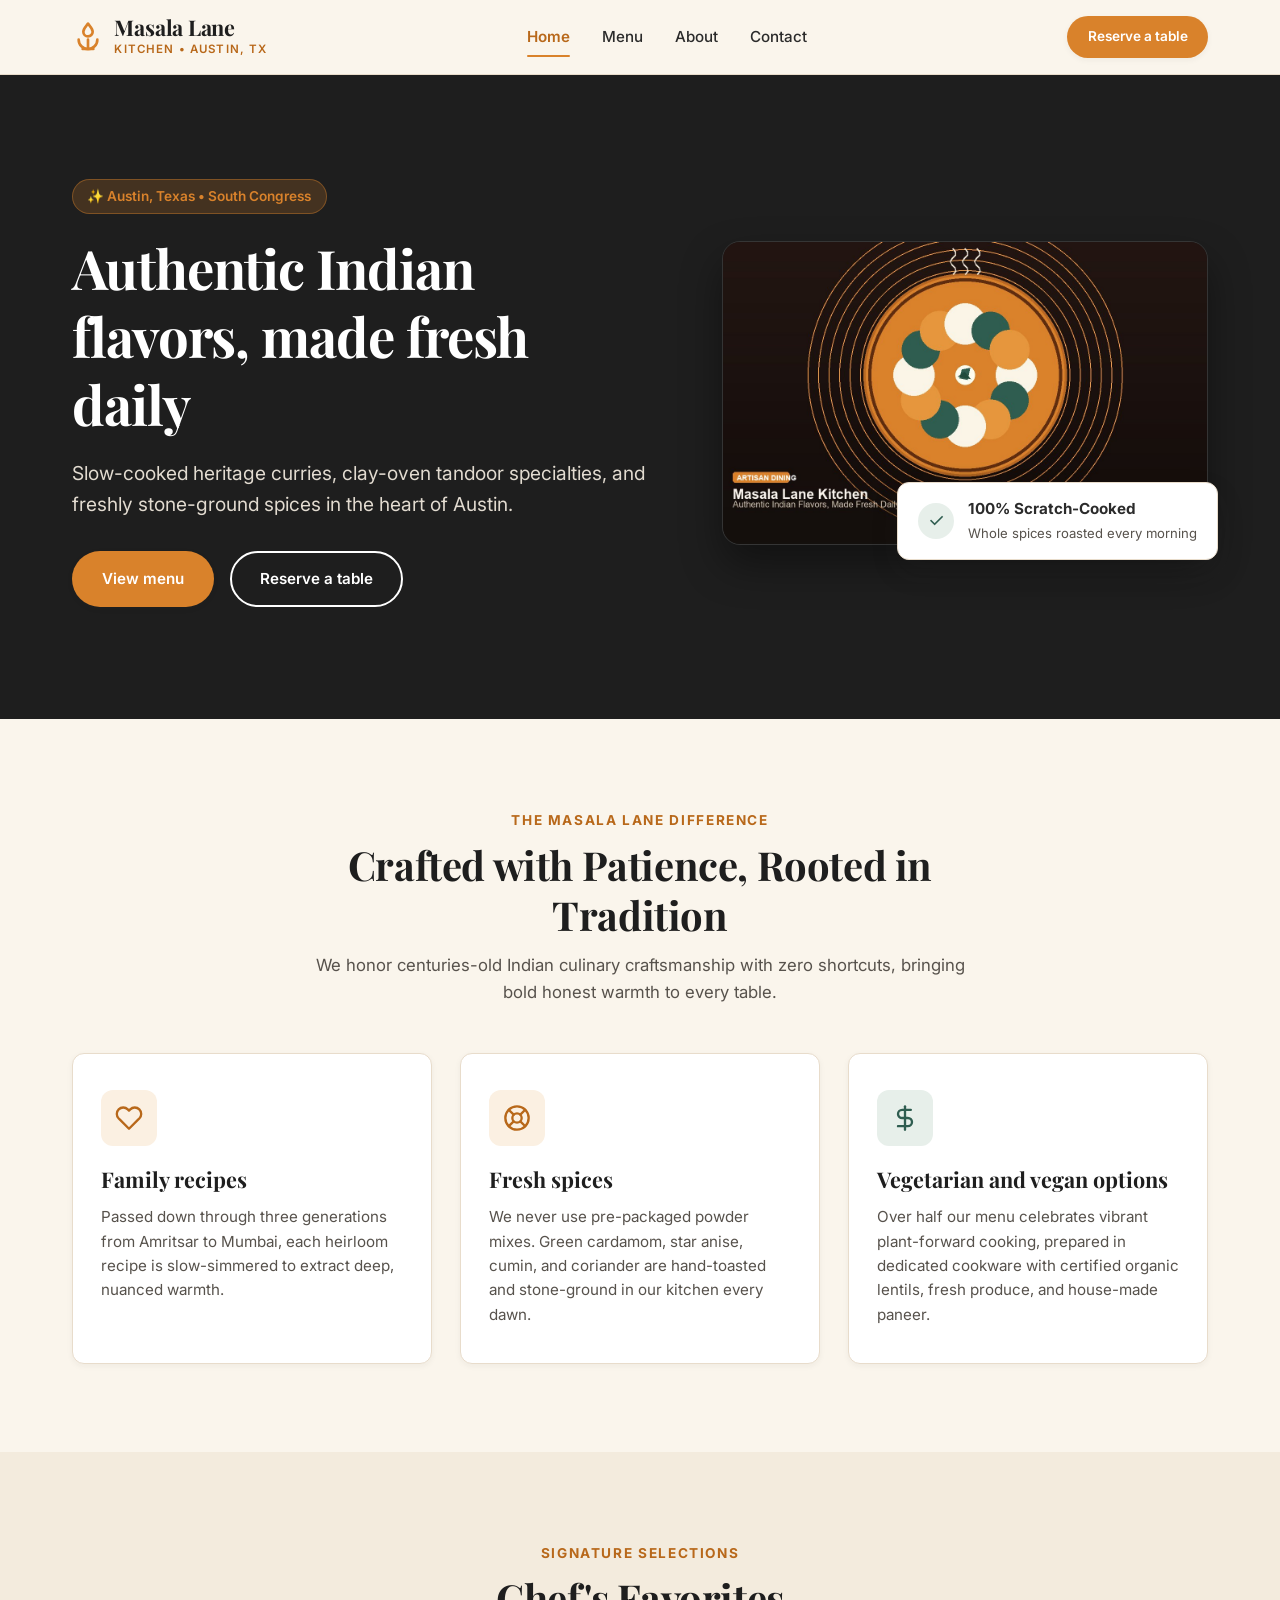
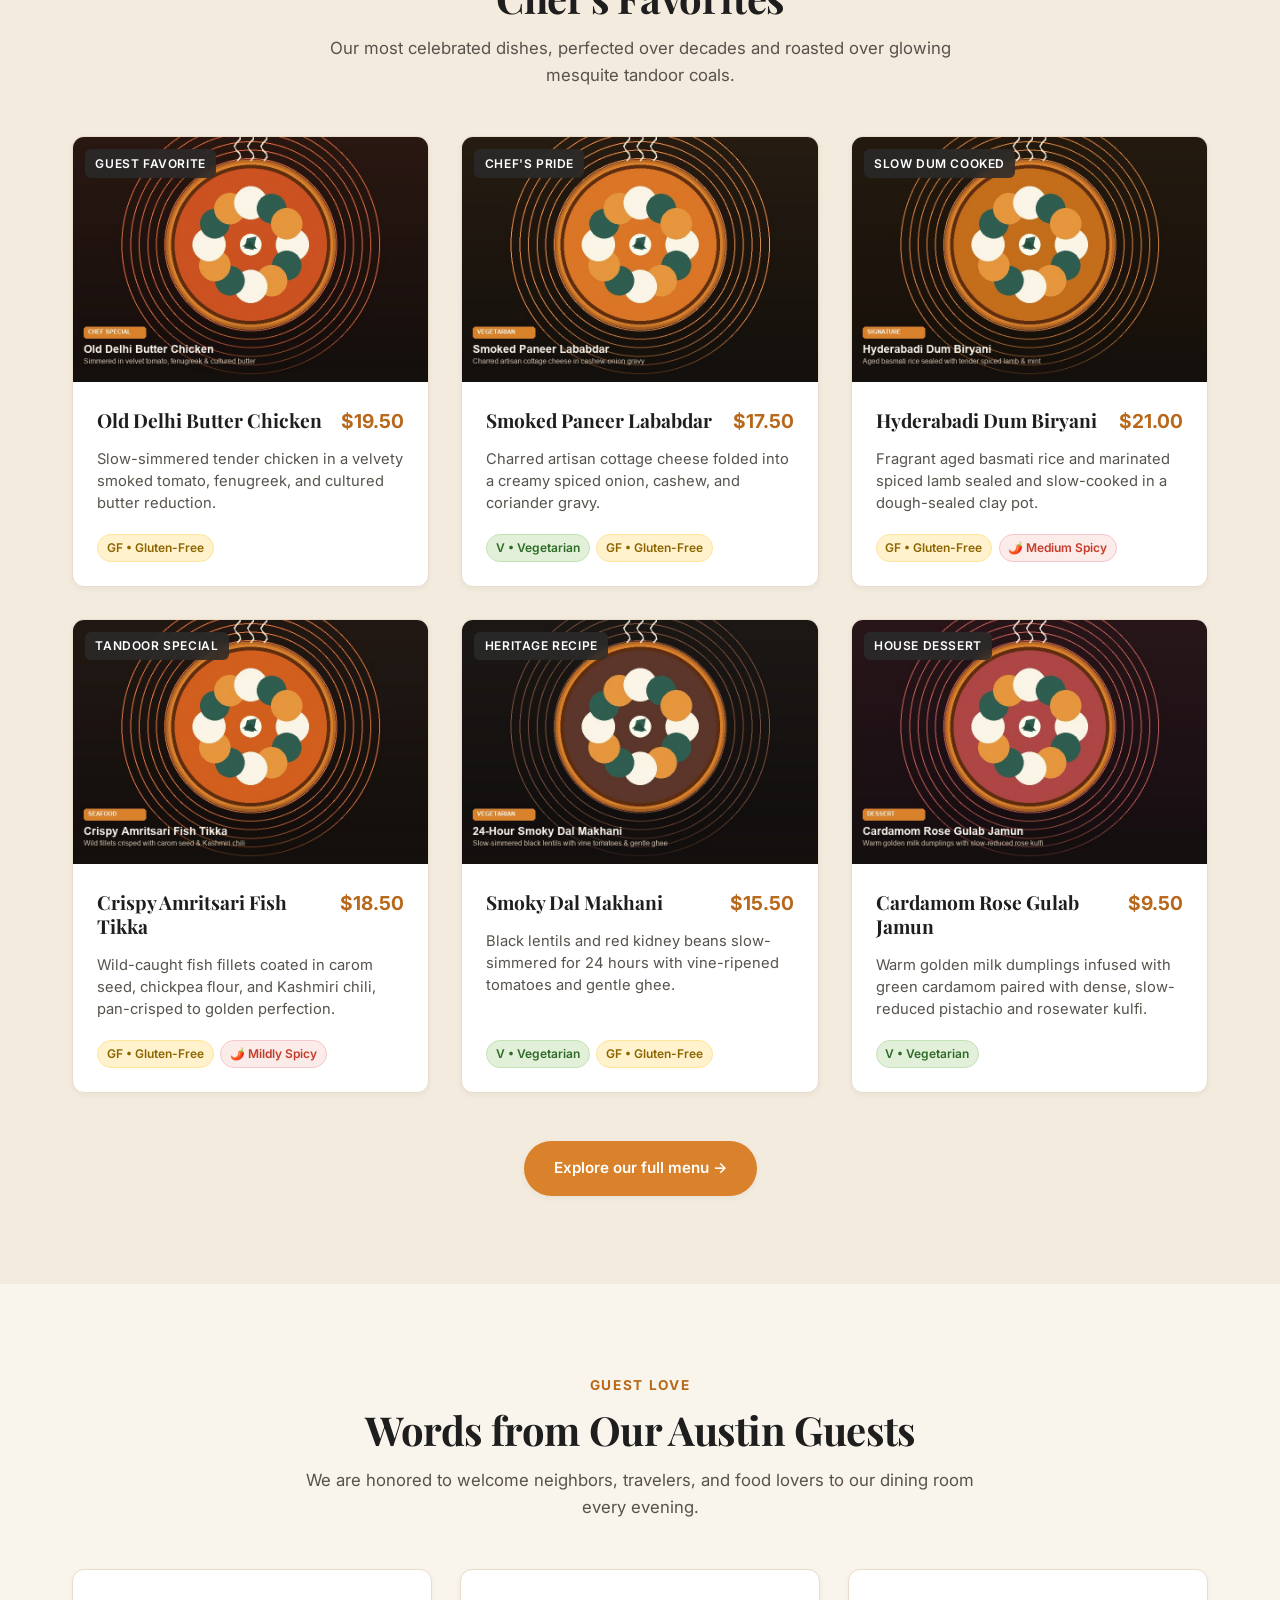
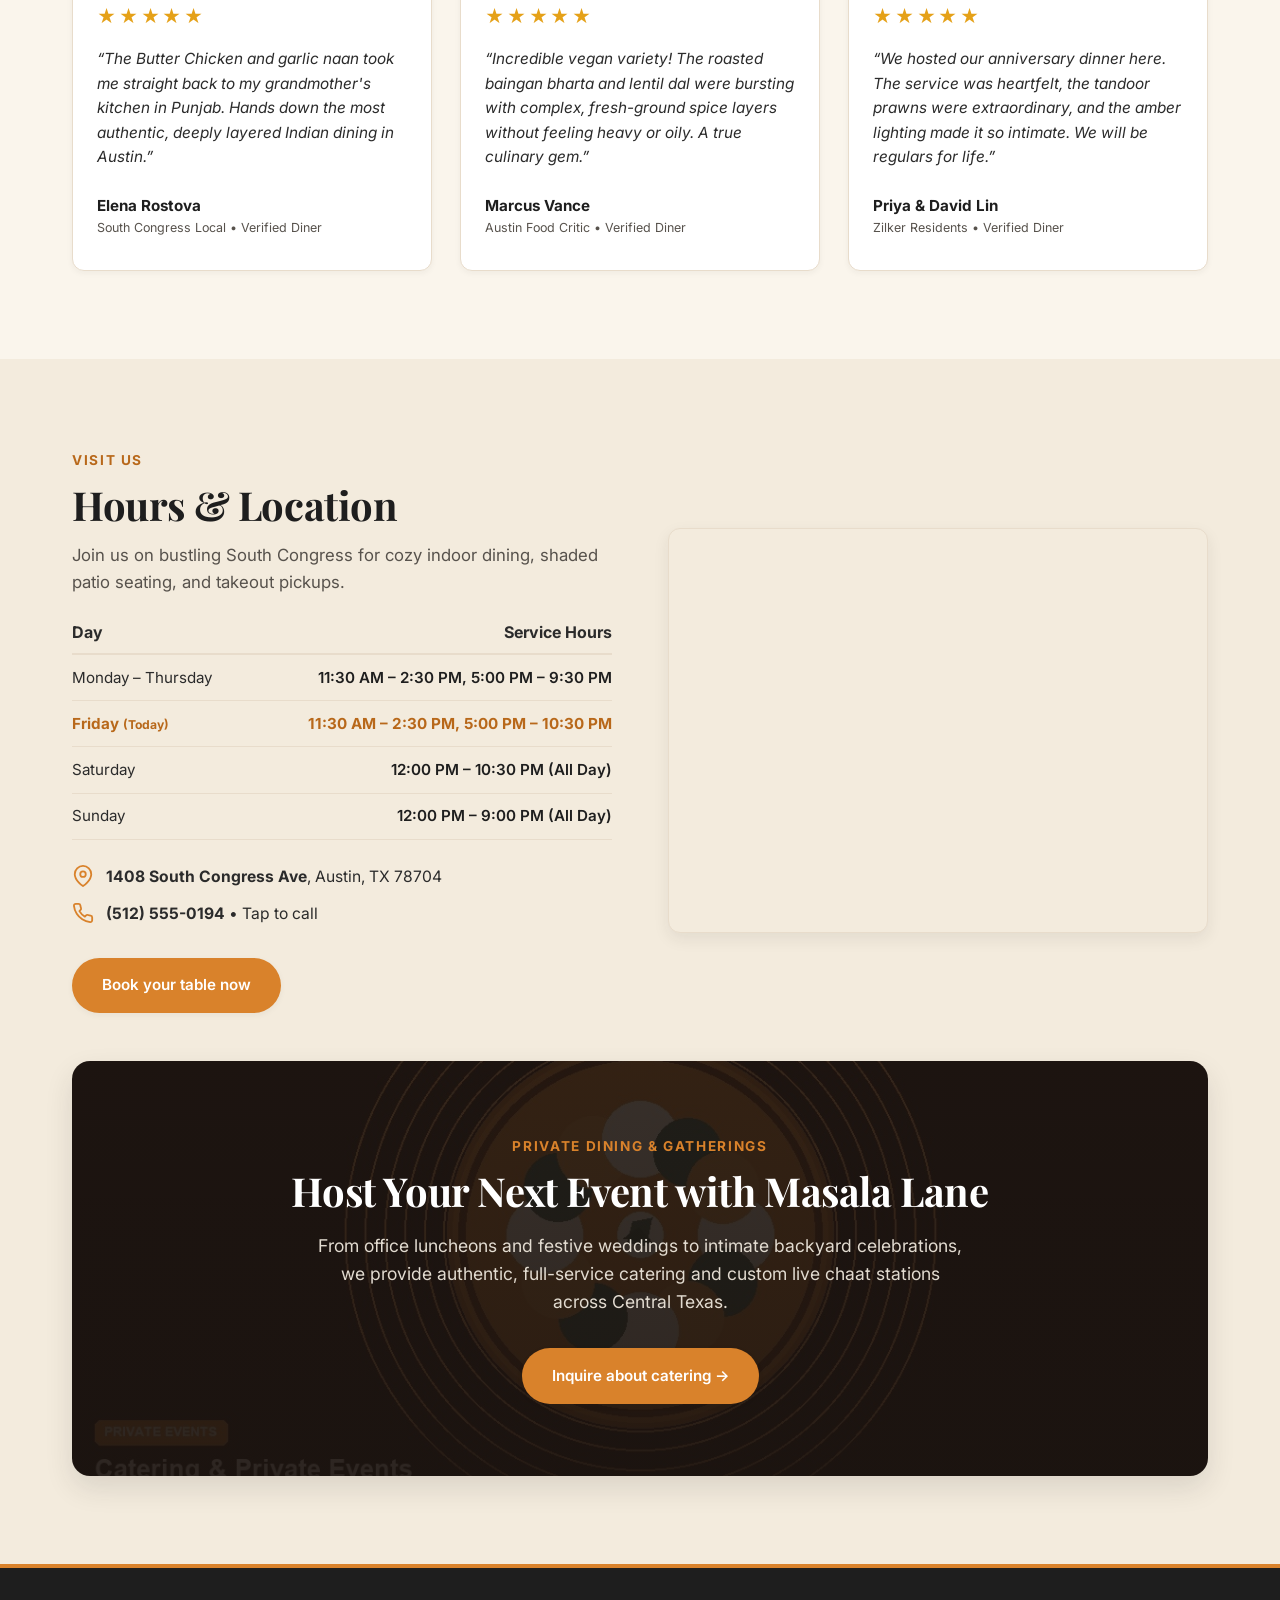
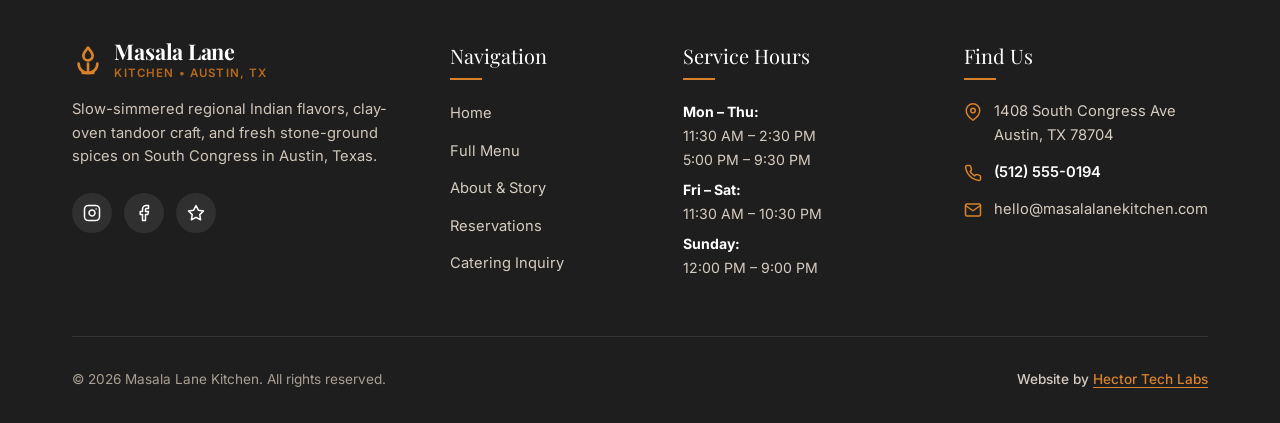
<file: index.html>
<!DOCTYPE html>
<html lang="en">
<head>
  <meta charset="UTF-8">
  <meta name="viewport" content="width=device-width, initial-scale=1.0">
  <title>Masala Lane Kitchen | Authentic Indian Restaurant in Austin, TX</title>
  <meta name="description" content="Authentic Indian flavors made fresh daily in Austin, Texas. Slow-simmered regional curries, tandoor clay-oven specialties, and vibrant vegan and vegetarian options on South Congress.">

  <!-- Open Graph / Meta -->
  <meta property="og:title" content="Masala Lane Kitchen | Authentic Indian Restaurant in Austin, TX">
  <meta property="og:description" content="Authentic Indian flavors, made fresh daily. Savor regional heritage recipes, freshly roasted spices, and clay-oven tandoor delicacies in Austin, Texas.">
  <meta property="og:type" content="restaurant">
  <meta property="og:image" content="images/hero.jpg">

  <!-- Google Fonts: Playfair Display & Inter -->
  <link rel="preconnect" href="https://fonts.googleapis.com">
  <link rel="preconnect" href="https://fonts.gstatic.com" crossorigin>
  <link href="https://fonts.googleapis.com/css2?family=Inter:wght@400;500;600;700&family=Playfair+Display:ital,wght@0,600;0,700;1,600&display=swap" rel="stylesheet">

  <link rel="stylesheet" href="css/style.css">

  <!-- Schema.org JSON-LD Structured Data for LocalBusiness & Restaurant -->
  <script type="application/ld+json">
  {
    "@context": "https://schema.org",
    "@type": ["Restaurant", "LocalBusiness"],
    "name": "Masala Lane Kitchen",
    "image": "images/hero.jpg",
    "description": "Authentic Indian dining celebrating slow-simmered heritage curries, clay-oven tandoor dishes, and scratch-ground spices in Austin, Texas.",
    "servesCuisine": "Indian",
    "priceRange": "$$",
    "telephone": "+1-512-555-0194",
    "email": "hello@masalalanekitchen.com",
    "url": "index.html",
    "menu": "menu.html",
    "address": {
      "@type": "PostalAddress",
      "streetAddress": "1408 South Congress Ave",
      "addressLocality": "Austin",
      "addressRegion": "TX",
      "postalCode": "78704",
      "addressCountry": "US"
    },
    "geo": {
      "@type": "GeoCoordinates",
      "latitude": 30.2520,
      "longitude": -97.7495
    },
    "openingHoursSpecification": [
      {
        "@type": "OpeningHoursSpecification",
        "dayOfWeek": ["Monday", "Tuesday", "Wednesday", "Thursday"],
        "opens": "11:30",
        "closes": "21:30"
      },
      {
        "@type": "OpeningHoursSpecification",
        "dayOfWeek": "Friday",
        "opens": "11:30",
        "closes": "22:30"
      },
      {
        "@type": "OpeningHoursSpecification",
        "dayOfWeek": "Saturday",
        "opens": "12:00",
        "closes": "22:30"
      },
      {
        "@type": "OpeningHoursSpecification",
        "dayOfWeek": "Sunday",
        "opens": "12:00",
        "closes": "21:00"
      }
    ]
  }
  </script>
</head>
<body>
  <!-- Accessible Skip Link -->
  <a href="#main-content" class="skip-link">Skip to main content</a>

  <!-- Sticky Header -->
  <header class="header">
    <div class="container nav-container">
      <a href="index.html" class="brand-logo" aria-label="Masala Lane Kitchen Home">
        <svg class="brand-icon" viewBox="0 0 24 24" fill="none" stroke="currentColor" stroke-width="2" stroke-linecap="round" stroke-linejoin="round" aria-hidden="true">
          <path d="M12 2c1.5 2 3.5 3.5 3.5 6a3.5 3.5 0 0 1-7 0c0-2.5 2-4 3.5-6z"></path>
          <path d="M5 14a7 7 0 0 0 14 0"></path>
          <path d="M12 14v7"></path>
          <path d="M8 21h8"></path>
        </svg>
        <div class="brand-text">
          <span class="brand-name">Masala Lane</span>
          <span class="brand-sub">Kitchen &bull; Austin, TX</span>
        </div>
      </a>

      <!-- Desktop Navigation -->
      <nav aria-label="Primary Navigation">
        <ul class="nav-menu">
          <li><a href="index.html" class="nav-link active">Home</a></li>
          <li><a href="menu.html" class="nav-link">Menu</a></li>
          <li><a href="about.html" class="nav-link">About</a></li>
          <li><a href="contact.html" class="nav-link">Contact</a></li>
        </ul>
      </nav>

      <div class="header-cta">
        <a href="contact.html#reserve" class="btn btn-primary btn-sm">Reserve a table</a>
      </div>

      <!-- Mobile Hamburger Button -->
      <button class="hamburger-btn" id="hamburger-btn" aria-label="Toggle navigation menu" aria-expanded="false" aria-controls="mobile-nav">
        <span class="hamburger-line"></span>
        <span class="hamburger-line"></span>
        <span class="hamburger-line"></span>
      </button>
    </div>

    <!-- Mobile Drawer Navigation -->
    <div class="mobile-nav" id="mobile-nav" aria-label="Mobile Navigation">
      <ul class="mobile-nav-list">
        <li><a href="index.html" class="mobile-nav-link active">Home</a></li>
        <li><a href="menu.html" class="mobile-nav-link">Full Menu</a></li>
        <li><a href="about.html" class="mobile-nav-link">Our Story &amp; Values</a></li>
        <li><a href="contact.html" class="mobile-nav-link">Contact &amp; Hours</a></li>
      </ul>
      <div class="mobile-nav-footer">
        <a href="contact.html#reserve" class="btn btn-primary">Reserve a table</a>
        <a href="tel:+15125550194" class="mobile-nav-phone">&phone; (512) 555-0194</a>
      </div>
    </div>
  </header>

  <main id="main-content">
    <!-- Hero Section -->
    <section class="hero" aria-labelledby="hero-heading">
      <div class="container hero-grid">
        <div class="hero-content">
          <div class="hero-badge">
            <span>&#10024; Austin, Texas &bull; South Congress</span>
          </div>
          <h1 id="hero-heading" class="hero-title">Authentic Indian flavors, made fresh daily</h1>
          <p class="hero-subheading">Slow-cooked heritage curries, clay-oven tandoor specialties, and freshly stone-ground spices in the heart of Austin.</p>
          <div class="hero-actions">
            <a href="menu.html" class="btn btn-primary">View menu</a>
            <a href="contact.html#reserve" class="btn btn-outline-light">Reserve a table</a>
          </div>
        </div>
        <div class="hero-media">
          <div class="hero-image-wrapper">
            <img src="images/hero.jpg" alt="Vibrant feast of Indian curries in copper bowls with fresh naan and spices at Masala Lane Kitchen" class="hero-image" width="1200" height="750">
          </div>
          <div class="hero-floating-card">
            <div class="floating-icon" aria-hidden="true">&check;</div>
            <div>
              <p style="font-weight:700; font-size:0.95rem; margin-bottom:2px;">100% Scratch-Cooked</p>
              <p style="font-size:0.82rem; color:var(--color-charcoal-muted);">Whole spices roasted every morning</p>
            </div>
          </div>
        </div>
      </div>
    </section>

    <!-- Three Highlight Cards Section -->
    <section class="section section-cream" aria-labelledby="highlights-heading">
      <div class="container">
        <div class="section-header">
          <span class="section-eyebrow">The Masala Lane Difference</span>
          <h2 id="highlights-heading">Crafted with Patience, Rooted in Tradition</h2>
          <p class="section-desc">We honor centuries-old Indian culinary craftsmanship with zero shortcuts, bringing bold honest warmth to every table.</p>
        </div>

        <div class="highlights-grid">
          <!-- Card 1 -->
          <article class="highlight-card">
            <div class="highlight-icon-box" aria-hidden="true">
              <svg width="28" height="28" viewBox="0 0 24 24" fill="none" stroke="currentColor" stroke-width="2" stroke-linecap="round" stroke-linejoin="round">
                <path d="M20.84 4.61a5.5 5.5 0 0 0-7.78 0L12 5.67l-1.06-1.06a5.5 5.5 0 0 0-7.78 7.78l1.06 1.06L12 21.23l7.78-7.78 1.06-1.06a5.5 5.5 0 0 0 0-7.78z"></path>
              </svg>
            </div>
            <h3 class="highlight-title">Family recipes</h3>
            <p class="highlight-desc">Passed down through three generations from Amritsar to Mumbai, each heirloom recipe is slow-simmered to extract deep, nuanced warmth.</p>
          </article>

          <!-- Card 2 -->
          <article class="highlight-card">
            <div class="highlight-icon-box" aria-hidden="true">
              <svg width="28" height="28" viewBox="0 0 24 24" fill="none" stroke="currentColor" stroke-width="2" stroke-linecap="round" stroke-linejoin="round">
                <circle cx="12" cy="12" r="10"></circle>
                <path d="m4.93 4.93 4.24 4.24"></path>
                <path d="m14.83 9.17 4.24-4.24"></path>
                <path d="m14.83 14.83 4.24 4.24"></path>
                <path d="m9.17 14.83-4.24 4.24"></path>
                <circle cx="12" cy="12" r="4"></circle>
              </svg>
            </div>
            <h3 class="highlight-title">Fresh spices</h3>
            <p class="highlight-desc">We never use pre-packaged powder mixes. Green cardamom, star anise, cumin, and coriander are hand-toasted and stone-ground in our kitchen every dawn.</p>
          </article>

          <!-- Card 3 -->
          <article class="highlight-card">
            <div class="highlight-icon-box green" aria-hidden="true">
              <svg width="28" height="28" viewBox="0 0 24 24" fill="none" stroke="currentColor" stroke-width="2" stroke-linecap="round" stroke-linejoin="round">
                <path d="M12 2v20"></path>
                <path d="M17 5H9.5a3.5 3.5 0 0 0 0 7h5a3.5 3.5 0 0 1 0 7H6"></path>
              </svg>
            </div>
            <h3 class="highlight-title">Vegetarian and vegan options</h3>
            <p class="highlight-desc">Over half our menu celebrates vibrant plant-forward cooking, prepared in dedicated cookware with certified organic lentils, fresh produce, and house-made paneer.</p>
          </article>
        </div>
      </div>
    </section>

    <!-- Chef's Favorites Section -->
    <section class="section section-tint" aria-labelledby="favorites-heading">
      <div class="container">
        <div class="section-header">
          <span class="section-eyebrow">Signature Selections</span>
          <h2 id="favorites-heading">Chef's Favorites</h2>
          <p class="section-desc">Our most celebrated dishes, perfected over decades and roasted over glowing mesquite tandoor coals.</p>
        </div>

        <div class="dishes-grid">
          <!-- Dish 1 -->
          <article class="dish-card">
            <div class="dish-media">
              <img src="images/butter-chicken.jpg" alt="Old Delhi Butter Chicken in copper bowl with fresh cream and coriander" class="dish-img" width="800" height="560" loading="lazy">
              <span class="dish-badge">Guest Favorite</span>
            </div>
            <div class="dish-body">
              <div class="dish-header">
                <h3 class="dish-name">Old Delhi Butter Chicken</h3>
                <span class="dish-price">$19.50</span>
              </div>
              <p class="dish-desc">Slow-simmered tender chicken in a velvety smoked tomato, fenugreek, and cultured butter reduction.</p>
              <div class="dish-tags">
                <span class="badge badge-gf">GF &bull; Gluten-Free</span>
              </div>
            </div>
          </article>

          <!-- Dish 2 -->
          <article class="dish-card">
            <div class="dish-media">
              <img src="images/paneer-lababdar.jpg" alt="Smoked Paneer Lababdar with charred cottage cheese in rich cashew sauce" class="dish-img" width="800" height="560" loading="lazy">
              <span class="dish-badge">Chef's Pride</span>
            </div>
            <div class="dish-body">
              <div class="dish-header">
                <h3 class="dish-name">Smoked Paneer Lababdar</h3>
                <span class="dish-price">$17.50</span>
              </div>
              <p class="dish-desc">Charred artisan cottage cheese folded into a creamy spiced onion, cashew, and coriander gravy.</p>
              <div class="dish-tags">
                <span class="badge badge-veg">V &bull; Vegetarian</span>
                <span class="badge badge-gf">GF &bull; Gluten-Free</span>
              </div>
            </div>
          </article>

          <!-- Dish 3 -->
          <article class="dish-card">
            <div class="dish-media">
              <img src="images/biryani.jpg" alt="Hyderabadi Dum Biryani with aromatic saffron basmati and mint" class="dish-img" width="800" height="560" loading="lazy">
              <span class="dish-badge">Slow Dum Cooked</span>
            </div>
            <div class="dish-body">
              <div class="dish-header">
                <h3 class="dish-name">Hyderabadi Dum Biryani</h3>
                <span class="dish-price">$21.00</span>
              </div>
              <p class="dish-desc">Fragrant aged basmati rice and marinated spiced lamb sealed and slow-cooked in a dough-sealed clay pot.</p>
              <div class="dish-tags">
                <span class="badge badge-gf">GF &bull; Gluten-Free</span>
                <span class="badge badge-spicy">🌶️ Medium Spicy</span>
              </div>
            </div>
          </article>

          <!-- Dish 4 -->
          <article class="dish-card">
            <div class="dish-media">
              <img src="images/amritsari-fish.jpg" alt="Crispy Amritsari Fish Tikka with roasted spices and lemon wedges" class="dish-img" width="800" height="560" loading="lazy">
              <span class="dish-badge">Tandoor Special</span>
            </div>
            <div class="dish-body">
              <div class="dish-header">
                <h3 class="dish-name">Crispy Amritsari Fish Tikka</h3>
                <span class="dish-price">$18.50</span>
              </div>
              <p class="dish-desc">Wild-caught fish fillets coated in carom seed, chickpea flour, and Kashmiri chili, pan-crisped to golden perfection.</p>
              <div class="dish-tags">
                <span class="badge badge-gf">GF &bull; Gluten-Free</span>
                <span class="badge badge-spicy">🌶️ Mildly Spicy</span>
              </div>
            </div>
          </article>

          <!-- Dish 5 -->
          <article class="dish-card">
            <div class="dish-media">
              <img src="images/dal-makhani.jpg" alt="24-hour slow simmered smoky dal makhani with fresh ginger" class="dish-img" width="800" height="560" loading="lazy">
              <span class="dish-badge">Heritage Recipe</span>
            </div>
            <div class="dish-body">
              <div class="dish-header">
                <h3 class="dish-name">Smoky Dal Makhani</h3>
                <span class="dish-price">$15.50</span>
              </div>
              <p class="dish-desc">Black lentils and red kidney beans slow-simmered for 24 hours with vine-ripened tomatoes and gentle ghee.</p>
              <div class="dish-tags">
                <span class="badge badge-veg">V &bull; Vegetarian</span>
                <span class="badge badge-gf">GF &bull; Gluten-Free</span>
              </div>
            </div>
          </article>

          <!-- Dish 6 -->
          <article class="dish-card">
            <div class="dish-media">
              <img src="images/gulab-jamun.jpg" alt="Warm Gulab Jamun with pistachio rose kulfi dessert plate" class="dish-img" width="800" height="560" loading="lazy">
              <span class="dish-badge">House Dessert</span>
            </div>
            <div class="dish-body">
              <div class="dish-header">
                <h3 class="dish-name">Cardamom Rose Gulab Jamun</h3>
                <span class="dish-price">$9.50</span>
              </div>
              <p class="dish-desc">Warm golden milk dumplings infused with green cardamom paired with dense, slow-reduced pistachio and rosewater kulfi.</p>
              <div class="dish-tags">
                <span class="badge badge-veg">V &bull; Vegetarian</span>
              </div>
            </div>
          </article>
        </div>

        <div style="text-align: center; margin-top: 3rem;">
          <a href="menu.html" class="btn btn-primary">Explore our full menu &rarr;</a>
        </div>
      </div>
    </section>

    <!-- Customer Reviews Section -->
    <section class="section section-cream" aria-labelledby="reviews-heading">
      <div class="container">
        <div class="section-header">
          <span class="section-eyebrow">Guest Love</span>
          <h2 id="reviews-heading">Words from Our Austin Guests</h2>
          <p class="section-desc">We are honored to welcome neighbors, travelers, and food lovers to our dining room every evening.</p>
        </div>

        <div class="reviews-grid">
          <!-- Review 1 -->
          <article class="review-card">
            <div class="review-stars" aria-label="5 out of 5 stars">&#9733;&#9733;&#9733;&#9733;&#9733;</div>
            <blockquote class="review-quote">
              &ldquo;The Butter Chicken and garlic naan took me straight back to my grandmother's kitchen in Punjab. Hands down the most authentic, deeply layered Indian dining in Austin.&rdquo;
            </blockquote>
            <div>
              <p class="review-author">Elena Rostova</p>
              <p class="review-badge">South Congress Local &bull; Verified Diner</p>
            </div>
          </article>

          <!-- Review 2 -->
          <article class="review-card">
            <div class="review-stars" aria-label="5 out of 5 stars">&#9733;&#9733;&#9733;&#9733;&#9733;</div>
            <blockquote class="review-quote">
              &ldquo;Incredible vegan variety! The roasted baingan bharta and lentil dal were bursting with complex, fresh-ground spice layers without feeling heavy or oily. A true culinary gem.&rdquo;
            </blockquote>
            <div>
              <p class="review-author">Marcus Vance</p>
              <p class="review-badge">Austin Food Critic &bull; Verified Diner</p>
            </div>
          </article>

          <!-- Review 3 -->
          <article class="review-card">
            <div class="review-stars" aria-label="5 out of 5 stars">&#9733;&#9733;&#9733;&#9733;&#9733;</div>
            <blockquote class="review-quote">
              &ldquo;We hosted our anniversary dinner here. The service was heartfelt, the tandoor prawns were extraordinary, and the amber lighting made it so intimate. We will be regulars for life.&rdquo;
            </blockquote>
            <div>
              <p class="review-author">Priya &amp; David Lin</p>
              <p class="review-badge">Zilker Residents &bull; Verified Diner</p>
            </div>
          </article>
        </div>
      </div>
    </section>

    <!-- Hours & Location Block with Google Map Placeholder -->
    <section class="section section-tint" aria-labelledby="location-heading">
      <div class="container">
        <div class="location-grid">
          <div>
            <span class="section-eyebrow">Visit Us</span>
            <h2 id="location-heading">Hours &amp; Location</h2>
            <p class="section-desc">Join us on bustling South Congress for cozy indoor dining, shaded patio seating, and takeout pickups.</p>

            <table class="hours-table" aria-label="Restaurant Opening Hours">
              <thead>
                <tr style="text-align:left; border-bottom: 2px solid var(--color-cream-border);">
                  <th scope="col" style="padding-bottom:0.5rem; font-weight:700;">Day</th>
                  <th scope="col" style="padding-bottom:0.5rem; text-align:right; font-weight:700;">Service Hours</th>
                </tr>
              </thead>
              <tbody>
                <tr>
                  <td>Monday &ndash; Thursday</td>
                  <td>11:30 AM &ndash; 2:30 PM, 5:00 PM &ndash; 9:30 PM</td>
                </tr>
                <tr>
                  <td>Friday</td>
                  <td>11:30 AM &ndash; 2:30 PM, 5:00 PM &ndash; 10:30 PM</td>
                </tr>
                <tr>
                  <td>Saturday</td>
                  <td>12:00 PM &ndash; 10:30 PM (All Day)</td>
                </tr>
                <tr>
                  <td>Sunday</td>
                  <td>12:00 PM &ndash; 9:00 PM (All Day)</td>
                </tr>
              </tbody>
            </table>

            <div class="contact-quick-links">
              <a href="https://maps.google.com/?q=1408+South+Congress+Ave+Austin+TX+78704" target="_blank" rel="noopener noreferrer" class="quick-link-item">
                <svg class="quick-link-icon" viewBox="0 0 24 24" fill="none" stroke="currentColor" stroke-width="2" stroke-linecap="round" stroke-linejoin="round" aria-hidden="true">
                  <path d="M21 10c0 7-9 13-9 13s-9-6-9-13a9 9 0 0 1 18 0z"></path>
                  <circle cx="12" cy="10" r="3"></circle>
                </svg>
                <span><strong>1408 South Congress Ave</strong>, Austin, TX 78704</span>
              </a>
              <a href="tel:+15125550194" class="quick-link-item">
                <svg class="quick-link-icon" viewBox="0 0 24 24" fill="none" stroke="currentColor" stroke-width="2" stroke-linecap="round" stroke-linejoin="round" aria-hidden="true">
                  <path d="M22 16.92v3a2 2 0 0 1-2.18 2 19.79 19.79 0 0 1-8.63-3.07 19.5 19.5 0 0 1-6-6 19.79 19.79 0 0 1-3.07-8.67A2 2 0 0 1 4.11 2h3a2 2 0 0 1 2 1.72 12.84 12.84 0 0 0 .7 2.81 2 2 0 0 1-.45 2.11L8.09 9.91a16 16 0 0 0 6 6l1.27-1.27a2 2 0 0 1 2.11-.45 12.84 12.84 0 0 0 2.81.7A2 2 0 0 1 22 16.92z"></path>
                </svg>
                <span><strong>(512) 555-0194</strong> &bull; Tap to call</span>
              </a>
            </div>

            <div style="margin-top: 2rem;">
              <a href="contact.html#reserve" class="btn btn-primary">Book your table now</a>
            </div>
          </div>

          <!-- Embedded Google Map iframe Placeholder for Austin, TX -->
          <div class="map-wrapper">
            <iframe
              class="map-iframe"
              src="https://www.google.com/maps/embed?pb=!1m18!1m12!1m3!1d3446.425126868512!2d-97.75171728488!3d30.25200238180638!2m3!1f0!2f0!3f0!3m2!1i1024!2i768!4f13.1!3m3!1m2!1s0x8644b4e2f9f1f0a1%3A0x6b83f3e2b1!2sSouth%20Congress%20Ave%2C%20Austin%2C%20TX!5e0!3m2!1sen!2sus!4v1700000000000!5m2!1sen!2sus"
              title="Masala Lane Kitchen Google Map location in Austin, Texas"
              loading="lazy"
              referrerpolicy="no-referrer-when-downgrade">
            </iframe>
          </div>
        </div>

        <!-- Catering and Private Events Banner -->
        <div class="catering-banner">
          <span class="section-eyebrow" style="color:var(--color-saffron);">Private Dining &amp; Gatherings</span>
          <h2>Host Your Next Event with Masala Lane</h2>
          <p>From office luncheons and festive weddings to intimate backyard celebrations, we provide authentic, full-service catering and custom live chaat stations across Central Texas.</p>
          <a href="contact.html#catering" class="btn btn-primary">Inquire about catering &rarr;</a>
        </div>
      </div>
    </section>
  </main>

  <!-- Global Footer -->
  <footer class="footer" role="contentinfo">
    <div class="container">
      <div class="footer-grid">
        <!-- Brand Column -->
        <div class="footer-brand">
          <a href="index.html" class="brand-logo" aria-label="Masala Lane Kitchen">
            <svg class="brand-icon" viewBox="0 0 24 24" fill="none" stroke="currentColor" stroke-width="2" stroke-linecap="round" stroke-linejoin="round" aria-hidden="true">
              <path d="M12 2c1.5 2 3.5 3.5 3.5 6a3.5 3.5 0 0 1-7 0c0-2.5 2-4 3.5-6z"></path>
              <path d="M5 14a7 7 0 0 0 14 0"></path>
              <path d="M12 14v7"></path>
              <path d="M8 21h8"></path>
            </svg>
            <div class="brand-text">
              <span class="brand-name" style="color:#FFFFFF;">Masala Lane</span>
              <span class="brand-sub">Kitchen &bull; Austin, TX</span>
            </div>
          </a>
          <p>Slow-simmered regional Indian flavors, clay-oven tandoor craft, and fresh stone-ground spices on South Congress in Austin, Texas.</p>
          <div class="social-links" aria-label="Social Media Links">
            <a href="#" class="social-icon-btn" aria-label="Instagram">
              <svg viewBox="0 0 24 24" fill="none" stroke="currentColor" stroke-width="2" stroke-linecap="round" stroke-linejoin="round">
                <rect x="2" y="2" width="20" height="20" rx="5" ry="5"></rect>
                <path d="M16 11.37A4 4 0 1 1 12.63 8 4 4 0 0 1 16 11.37z"></path>
                <line x1="17.5" y1="6.5" x2="17.51" y2="6.5"></line>
              </svg>
            </a>
            <a href="#" class="social-icon-btn" aria-label="Facebook">
              <svg viewBox="0 0 24 24" fill="none" stroke="currentColor" stroke-width="2" stroke-linecap="round" stroke-linejoin="round">
                <path d="M18 2h-3a5 5 0 0 0-5 5v3H7v4h3v8h4v-8h3l1-4h-4V7a1 1 0 0 1 1-1h3z"></path>
              </svg>
            </a>
            <a href="#" class="social-icon-btn" aria-label="Yelp">
              <svg viewBox="0 0 24 24" fill="none" stroke="currentColor" stroke-width="2" stroke-linecap="round" stroke-linejoin="round">
                <path d="M12 2l3.09 6.26L22 9.27l-5 4.87 1.18 6.88L12 17.77l-6.18 3.25L7 14.14 2 9.27l6.91-1.01L12 2z"></path>
              </svg>
            </a>
          </div>
        </div>

        <!-- Quick Links -->
        <div>
          <p class="footer-title">Navigation</p>
          <ul class="footer-links">
            <li><a href="index.html">Home</a></li>
            <li><a href="menu.html">Full Menu</a></li>
            <li><a href="about.html">About &amp; Story</a></li>
            <li><a href="contact.html#reserve">Reservations</a></li>
            <li><a href="contact.html#catering">Catering Inquiry</a></li>
          </ul>
        </div>

        <!-- Hours Summary -->
        <div>
          <p class="footer-title">Service Hours</p>
          <div class="footer-hours-list">
            <p><strong>Mon &ndash; Thu:</strong><br>11:30 AM &ndash; 2:30 PM<br>5:00 PM &ndash; 9:30 PM</p>
            <p style="margin-top:0.4rem;"><strong>Fri &ndash; Sat:</strong><br>11:30 AM &ndash; 10:30 PM</p>
            <p style="margin-top:0.4rem;"><strong>Sunday:</strong><br>12:00 PM &ndash; 9:00 PM</p>
          </div>
        </div>

        <!-- Contact Column -->
        <div>
          <p class="footer-title">Find Us</p>
          <div class="footer-contact-item">
            <svg viewBox="0 0 24 24" fill="none" stroke="currentColor" stroke-width="2" stroke-linecap="round" stroke-linejoin="round" aria-hidden="true">
              <path d="M21 10c0 7-9 13-9 13s-9-6-9-13a9 9 0 0 1 18 0z"></path>
              <circle cx="12" cy="10" r="3"></circle>
            </svg>
            <span>1408 South Congress Ave<br>Austin, TX 78704</span>
          </div>
          <div class="footer-contact-item">
            <svg viewBox="0 0 24 24" fill="none" stroke="currentColor" stroke-width="2" stroke-linecap="round" stroke-linejoin="round" aria-hidden="true">
              <path d="M22 16.92v3a2 2 0 0 1-2.18 2 19.79 19.79 0 0 1-8.63-3.07 19.5 19.5 0 0 1-6-6 19.79 19.79 0 0 1-3.07-8.67A2 2 0 0 1 4.11 2h3a2 2 0 0 1 2 1.72 12.84 12.84 0 0 0 .7 2.81 2 2 0 0 1-.45 2.11L8.09 9.91a16 16 0 0 0 6 6l1.27-1.27a2 2 0 0 1 2.11-.45 12.84 12.84 0 0 0 2.81.7A2 2 0 0 1 22 16.92z"></path>
            </svg>
            <a href="tel:+15125550194" style="color:#FFFFFF; font-weight:600;">(512) 555-0194</a>
          </div>
          <div class="footer-contact-item">
            <svg viewBox="0 0 24 24" fill="none" stroke="currentColor" stroke-width="2" stroke-linecap="round" stroke-linejoin="round" aria-hidden="true">
              <path d="M4 4h16c1.1 0 2 .9 2 2v12c0 1.1-.9 2-2 2H4c-1.1 0-2-.9-2-2V6c0-1.1.9-2 2-2z"></path>
              <polyline points="22,6 12,13 2,6"></polyline>
            </svg>
            <a href="mailto:hello@masalalanekitchen.com" style="color:#D6CCC0;">hello@masalalanekitchen.com</a>
          </div>
        </div>
      </div>

      <div class="footer-bottom">
        <p>&copy; 2026 Masala Lane Kitchen. All rights reserved.</p>
        <p class="agency-credit">Website by <a href="#" target="_blank" rel="noopener">Hector Tech Labs</a></p>
      </div>
    </div>
  </footer>

  <script src="js/main.js"></script>
</body>
</html>
</file>
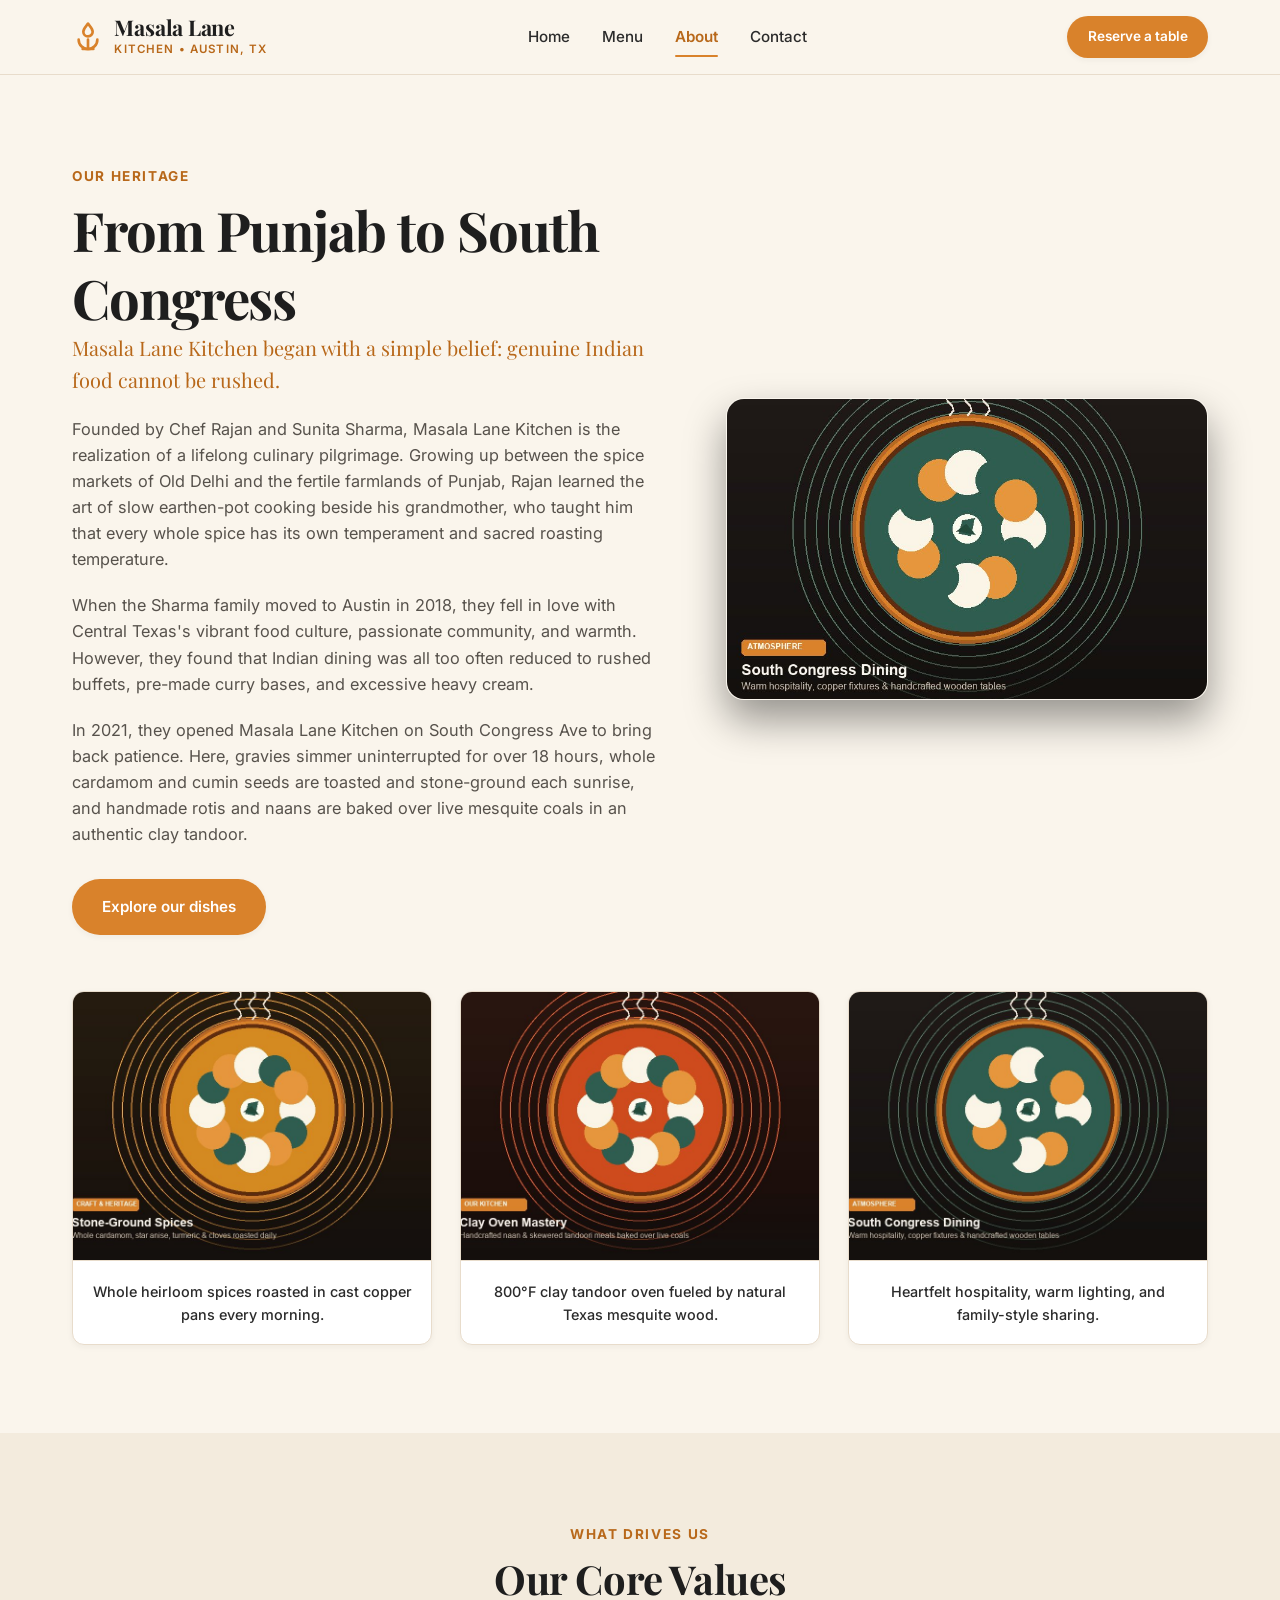
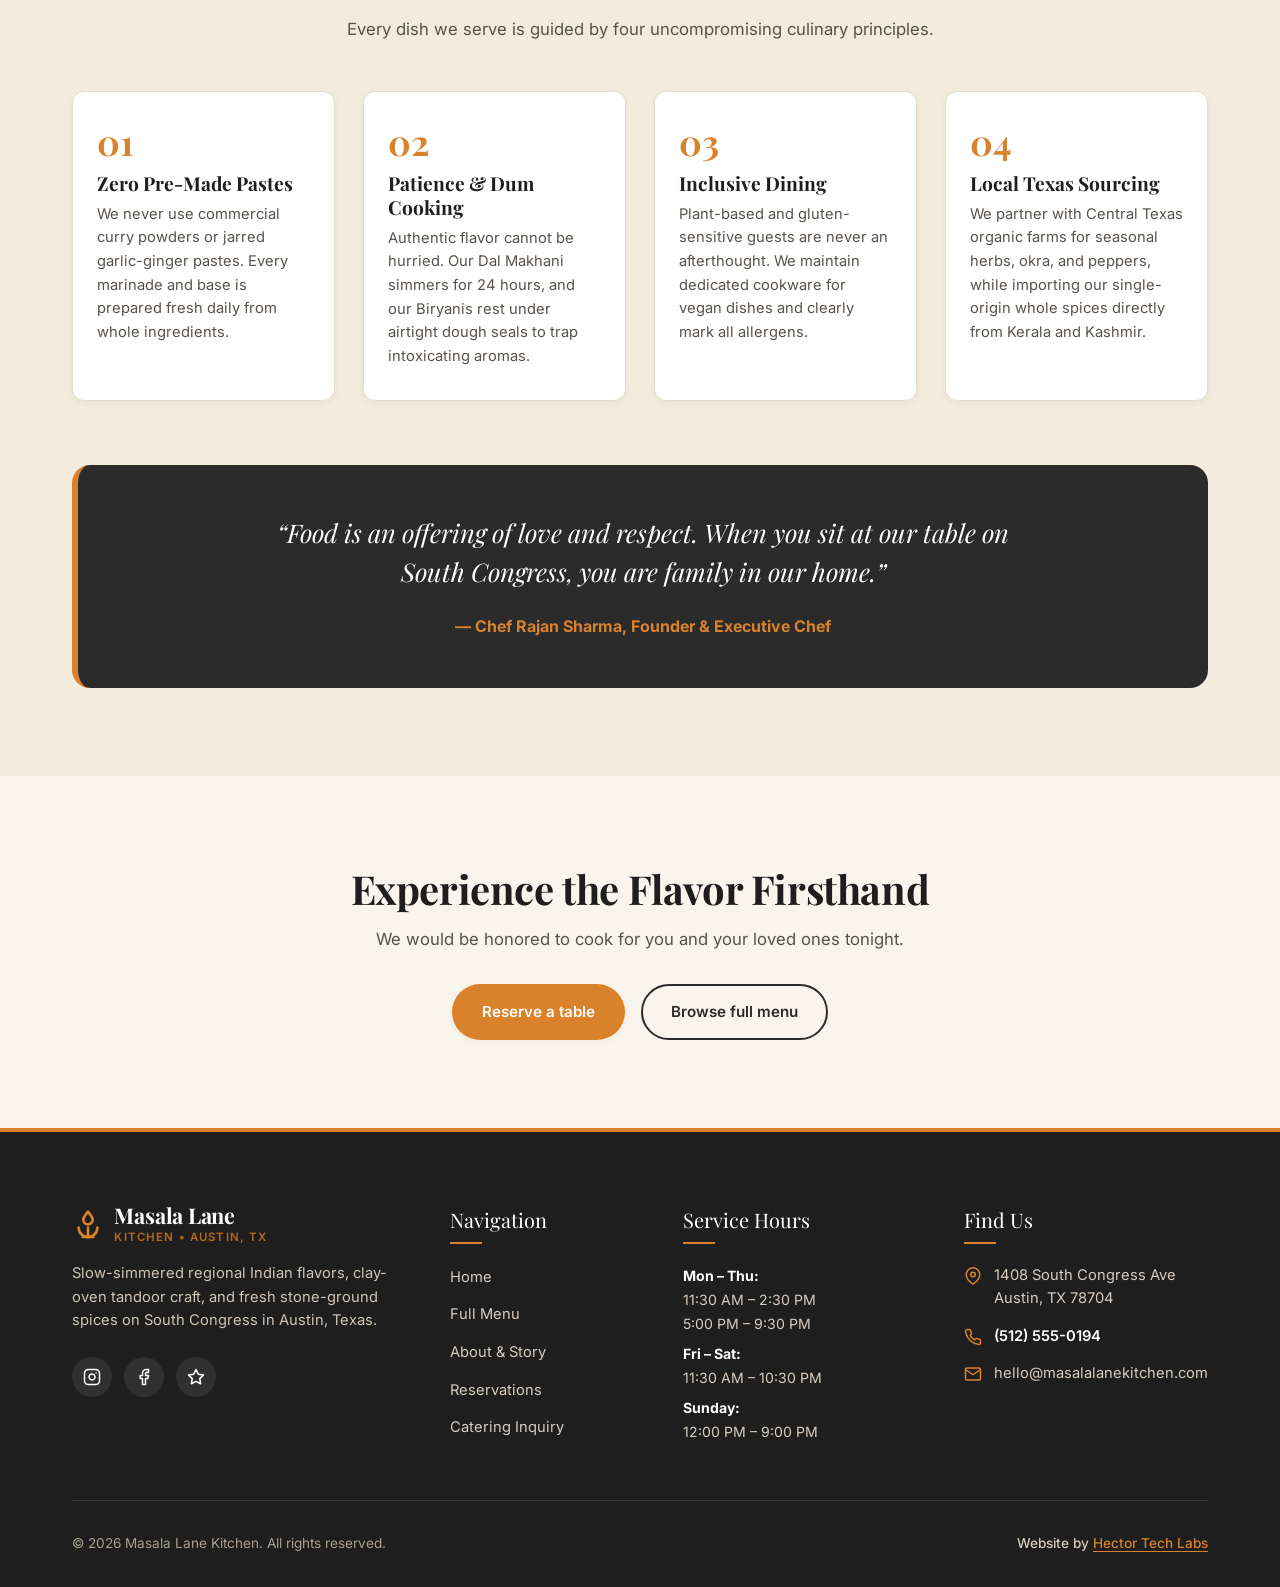
<file: about.html>
<!DOCTYPE html>
<html lang="en">
<head>
  <meta charset="UTF-8">
  <meta name="viewport" content="width=device-width, initial-scale=1.0">
  <title>About Us | Masala Lane Kitchen - Austin, TX</title>
  <meta name="description" content="Discover the story of Masala Lane Kitchen in Austin, Texas. A family-run kitchen honoring three generations of slow-cooked Indian recipes, fresh roasted spices, and South Congress hospitality.">

  <!-- Open Graph -->
  <meta property="og:title" content="About Us | Masala Lane Kitchen - Austin, TX">
  <meta property="og:description" content="Three generations of family recipes, daily stone-ground spices, and heartfelt Indian hospitality on South Congress in Austin.">
  <meta property="og:image" content="images/story-dining.jpg">

  <!-- Google Fonts: Playfair Display & Inter -->
  <link rel="preconnect" href="https://fonts.googleapis.com">
  <link rel="preconnect" href="https://fonts.gstatic.com" crossorigin>
  <link href="https://fonts.googleapis.com/css2?family=Inter:wght@400;500;600;700&family=Playfair+Display:ital,wght@0,600;0,700;1,600&display=swap" rel="stylesheet">

  <link rel="stylesheet" href="css/style.css">
</head>
<body>
  <a href="#main-content" class="skip-link">Skip to main content</a>

  <!-- Sticky Header -->
  <header class="header">
    <div class="container nav-container">
      <a href="index.html" class="brand-logo" aria-label="Masala Lane Kitchen Home">
        <svg class="brand-icon" viewBox="0 0 24 24" fill="none" stroke="currentColor" stroke-width="2" stroke-linecap="round" stroke-linejoin="round" aria-hidden="true">
          <path d="M12 2c1.5 2 3.5 3.5 3.5 6a3.5 3.5 0 0 1-7 0c0-2.5 2-4 3.5-6z"></path>
          <path d="M5 14a7 7 0 0 0 14 0"></path>
          <path d="M12 14v7"></path>
          <path d="M8 21h8"></path>
        </svg>
        <div class="brand-text">
          <span class="brand-name">Masala Lane</span>
          <span class="brand-sub">Kitchen &bull; Austin, TX</span>
        </div>
      </a>

      <!-- Desktop Navigation -->
      <nav aria-label="Primary Navigation">
        <ul class="nav-menu">
          <li><a href="index.html" class="nav-link">Home</a></li>
          <li><a href="menu.html" class="nav-link">Menu</a></li>
          <li><a href="about.html" class="nav-link active">About</a></li>
          <li><a href="contact.html" class="nav-link">Contact</a></li>
        </ul>
      </nav>

      <div class="header-cta">
        <a href="contact.html#reserve" class="btn btn-primary btn-sm">Reserve a table</a>
      </div>

      <!-- Mobile Hamburger Button -->
      <button class="hamburger-btn" id="hamburger-btn" aria-label="Toggle navigation menu" aria-expanded="false" aria-controls="mobile-nav">
        <span class="hamburger-line"></span>
        <span class="hamburger-line"></span>
        <span class="hamburger-line"></span>
      </button>
    </div>

    <!-- Mobile Drawer Navigation -->
    <div class="mobile-nav" id="mobile-nav" aria-label="Mobile Navigation">
      <ul class="mobile-nav-list">
        <li><a href="index.html" class="mobile-nav-link">Home</a></li>
        <li><a href="menu.html" class="mobile-nav-link">Full Menu</a></li>
        <li><a href="about.html" class="mobile-nav-link active">Our Story &amp; Values</a></li>
        <li><a href="contact.html" class="mobile-nav-link">Contact &amp; Hours</a></li>
      </ul>
      <div class="mobile-nav-footer">
        <a href="contact.html#reserve" class="btn btn-primary">Reserve a table</a>
        <a href="tel:+15125550194" class="mobile-nav-phone">&phone; (512) 555-0194</a>
      </div>
    </div>
  </header>

  <main id="main-content">
    <!-- Story Narrative Section -->
    <section class="section section-cream" aria-labelledby="about-heading">
      <div class="container">
        <div class="story-grid">
          <div class="story-content">
            <span class="section-eyebrow">Our Heritage</span>
            <h1 id="about-heading">From Punjab to South Congress</h1>
            <p class="story-lead">Masala Lane Kitchen began with a simple belief: genuine Indian food cannot be rushed.</p>
            <div class="story-body">
              <p>Founded by Chef Rajan and Sunita Sharma, Masala Lane Kitchen is the realization of a lifelong culinary pilgrimage. Growing up between the spice markets of Old Delhi and the fertile farmlands of Punjab, Rajan learned the art of slow earthen-pot cooking beside his grandmother, who taught him that every whole spice has its own temperament and sacred roasting temperature.</p>
              <p>When the Sharma family moved to Austin in 2018, they fell in love with Central Texas's vibrant food culture, passionate community, and warmth. However, they found that Indian dining was all too often reduced to rushed buffets, pre-made curry bases, and excessive heavy cream.</p>
              <p>In 2021, they opened Masala Lane Kitchen on South Congress Ave to bring back patience. Here, gravies simmer uninterrupted for over 18 hours, whole cardamom and cumin seeds are toasted and stone-ground each sunrise, and handmade rotis and naans are baked over live mesquite coals in an authentic clay tandoor.</p>
            </div>
            <div style="margin-top: 2rem;">
              <a href="menu.html" class="btn btn-primary">Explore our dishes</a>
            </div>
          </div>

          <div>
            <div class="hero-image-wrapper">
              <img src="images/story-dining.jpg" alt="Interior of Masala Lane Kitchen with warm amber lighting and rustic wooden tables in Austin" class="hero-image" width="800" height="560">
            </div>
          </div>
        </div>

        <!-- Three Photo Placeholders / Showcase -->
        <div class="story-photos-grid">
          <!-- Photo 1 -->
          <figure class="story-photo-card">
            <div class="story-photo-wrapper">
              <img src="images/story-spices.jpg" alt="Hand-roasted stone ground spices including cloves, cardamom, and star anise" class="story-photo" width="800" height="560" loading="lazy">
            </div>
            <figcaption class="story-photo-caption">
              Whole heirloom spices roasted in cast copper pans every morning.
            </figcaption>
          </figure>

          <!-- Photo 2 -->
          <figure class="story-photo-card">
            <div class="story-photo-wrapper">
              <img src="images/story-kitchen.jpg" alt="Chef preparing handmade naan and tandoori skewers over glowing clay coals" class="story-photo" width="800" height="560" loading="lazy">
            </div>
            <figcaption class="story-photo-caption">
              800&deg;F clay tandoor oven fueled by natural Texas mesquite wood.
            </figcaption>
          </figure>

          <!-- Photo 3 -->
          <figure class="story-photo-card">
            <div class="story-photo-wrapper">
              <img src="images/story-dining.jpg" alt="Cozy dining room at Masala Lane Kitchen with South Congress guests" class="story-photo" width="800" height="560" loading="lazy">
            </div>
            <figcaption class="story-photo-caption">
              Heartfelt hospitality, warm lighting, and family-style sharing.
            </figcaption>
          </figure>
        </div>
      </div>
    </section>

    <!-- Values Section -->
    <section class="section section-tint" aria-labelledby="values-heading">
      <div class="container">
        <div class="section-header">
          <span class="section-eyebrow">What Drives Us</span>
          <h2 id="values-heading">Our Core Values</h2>
          <p class="section-desc">Every dish we serve is guided by four uncompromising culinary principles.</p>
        </div>

        <div class="values-grid">
          <article class="value-card">
            <span class="value-num">01</span>
            <h3 class="value-title">Zero Pre-Made Pastes</h3>
            <p class="value-desc">We never use commercial curry powders or jarred garlic-ginger pastes. Every marinade and base is prepared fresh daily from whole ingredients.</p>
          </article>

          <article class="value-card">
            <span class="value-num">02</span>
            <h3 class="value-title">Patience &amp; Dum Cooking</h3>
            <p class="value-desc">Authentic flavor cannot be hurried. Our Dal Makhani simmers for 24 hours, and our Biryanis rest under airtight dough seals to trap intoxicating aromas.</p>
          </article>

          <article class="value-card">
            <span class="value-num">03</span>
            <h3 class="value-title">Inclusive Dining</h3>
            <p class="value-desc">Plant-based and gluten-sensitive guests are never an afterthought. We maintain dedicated cookware for vegan dishes and clearly mark all allergens.</p>
          </article>

          <article class="value-card">
            <span class="value-num">04</span>
            <h3 class="value-title">Local Texas Sourcing</h3>
            <p class="value-desc">We partner with Central Texas organic farms for seasonal herbs, okra, and peppers, while importing our single-origin whole spices directly from Kerala and Kashmir.</p>
          </article>
        </div>

        <!-- Chef Quote Banner -->
        <div class="chef-quote-box">
          <blockquote class="chef-quote-text">
            &ldquo;Food is an offering of love and respect. When you sit at our table on South Congress, you are family in our home.&rdquo;
          </blockquote>
          <p class="chef-quote-author">&mdash; Chef Rajan Sharma, Founder &amp; Executive Chef</p>
        </div>
      </div>
    </section>

    <!-- Call to Action Section -->
    <section class="section section-cream" style="text-align: center;">
      <div class="container">
        <h2>Experience the Flavor Firsthand</h2>
        <p class="section-desc" style="margin: 0.5rem auto 2rem auto; max-width:550px;">We would be honored to cook for you and your loved ones tonight.</p>
        <div style="display: flex; gap: 1rem; justify-content: center; flex-wrap: wrap;">
          <a href="contact.html#reserve" class="btn btn-primary">Reserve a table</a>
          <a href="menu.html" class="btn btn-secondary">Browse full menu</a>
        </div>
      </div>
    </section>
  </main>

  <!-- Global Footer -->
  <footer class="footer" role="contentinfo">
    <div class="container">
      <div class="footer-grid">
        <div class="footer-brand">
          <a href="index.html" class="brand-logo" aria-label="Masala Lane Kitchen">
            <svg class="brand-icon" viewBox="0 0 24 24" fill="none" stroke="currentColor" stroke-width="2" stroke-linecap="round" stroke-linejoin="round" aria-hidden="true">
              <path d="M12 2c1.5 2 3.5 3.5 3.5 6a3.5 3.5 0 0 1-7 0c0-2.5 2-4 3.5-6z"></path>
              <path d="M5 14a7 7 0 0 0 14 0"></path>
              <path d="M12 14v7"></path>
              <path d="M8 21h8"></path>
            </svg>
            <div class="brand-text">
              <span class="brand-name" style="color:#FFFFFF;">Masala Lane</span>
              <span class="brand-sub">Kitchen &bull; Austin, TX</span>
            </div>
          </a>
          <p>Slow-simmered regional Indian flavors, clay-oven tandoor craft, and fresh stone-ground spices on South Congress in Austin, Texas.</p>
          <div class="social-links" aria-label="Social Media Links">
            <a href="#" class="social-icon-btn" aria-label="Instagram">
              <svg viewBox="0 0 24 24" fill="none" stroke="currentColor" stroke-width="2" stroke-linecap="round" stroke-linejoin="round">
                <rect x="2" y="2" width="20" height="20" rx="5" ry="5"></rect>
                <path d="M16 11.37A4 4 0 1 1 12.63 8 4 4 0 0 1 16 11.37z"></path>
                <line x1="17.5" y1="6.5" x2="17.51" y2="6.5"></line>
              </svg>
            </a>
            <a href="#" class="social-icon-btn" aria-label="Facebook">
              <svg viewBox="0 0 24 24" fill="none" stroke="currentColor" stroke-width="2" stroke-linecap="round" stroke-linejoin="round">
                <path d="M18 2h-3a5 5 0 0 0-5 5v3H7v4h3v8h4v-8h3l1-4h-4V7a1 1 0 0 1 1-1h3z"></path>
              </svg>
            </a>
            <a href="#" class="social-icon-btn" aria-label="Yelp">
              <svg viewBox="0 0 24 24" fill="none" stroke="currentColor" stroke-width="2" stroke-linecap="round" stroke-linejoin="round">
                <path d="M12 2l3.09 6.26L22 9.27l-5 4.87 1.18 6.88L12 17.77l-6.18 3.25L7 14.14 2 9.27l6.91-1.01L12 2z"></path>
              </svg>
            </a>
          </div>
        </div>

        <div>
          <p class="footer-title">Navigation</p>
          <ul class="footer-links">
            <li><a href="index.html">Home</a></li>
            <li><a href="menu.html">Full Menu</a></li>
            <li><a href="about.html">About &amp; Story</a></li>
            <li><a href="contact.html#reserve">Reservations</a></li>
            <li><a href="contact.html#catering">Catering Inquiry</a></li>
          </ul>
        </div>

        <div>
          <p class="footer-title">Service Hours</p>
          <div class="footer-hours-list">
            <p><strong>Mon &ndash; Thu:</strong><br>11:30 AM &ndash; 2:30 PM<br>5:00 PM &ndash; 9:30 PM</p>
            <p style="margin-top:0.4rem;"><strong>Fri &ndash; Sat:</strong><br>11:30 AM &ndash; 10:30 PM</p>
            <p style="margin-top:0.4rem;"><strong>Sunday:</strong><br>12:00 PM &ndash; 9:00 PM</p>
          </div>
        </div>

        <div>
          <p class="footer-title">Find Us</p>
          <div class="footer-contact-item">
            <svg viewBox="0 0 24 24" fill="none" stroke="currentColor" stroke-width="2" stroke-linecap="round" stroke-linejoin="round" aria-hidden="true">
              <path d="M21 10c0 7-9 13-9 13s-9-6-9-13a9 9 0 0 1 18 0z"></path>
              <circle cx="12" cy="10" r="3"></circle>
            </svg>
            <span>1408 South Congress Ave<br>Austin, TX 78704</span>
          </div>
          <div class="footer-contact-item">
            <svg viewBox="0 0 24 24" fill="none" stroke="currentColor" stroke-width="2" stroke-linecap="round" stroke-linejoin="round" aria-hidden="true">
              <path d="M22 16.92v3a2 2 0 0 1-2.18 2 19.79 19.79 0 0 1-8.63-3.07 19.5 19.5 0 0 1-6-6 19.79 19.79 0 0 1-3.07-8.67A2 2 0 0 1 4.11 2h3a2 2 0 0 1 2 1.72 12.84 12.84 0 0 0 .7 2.81 2 2 0 0 1-.45 2.11L8.09 9.91a16 16 0 0 0 6 6l1.27-1.27a2 2 0 0 1 2.11-.45 12.84 12.84 0 0 0 2.81.7A2 2 0 0 1 22 16.92z"></path>
            </svg>
            <a href="tel:+15125550194" style="color:#FFFFFF; font-weight:600;">(512) 555-0194</a>
          </div>
          <div class="footer-contact-item">
            <svg viewBox="0 0 24 24" fill="none" stroke="currentColor" stroke-width="2" stroke-linecap="round" stroke-linejoin="round" aria-hidden="true">
              <path d="M4 4h16c1.1 0 2 .9 2 2v12c0 1.1-.9 2-2 2H4c-1.1 0-2-.9-2-2V6c0-1.1.9-2 2-2z"></path>
              <polyline points="22,6 12,13 2,6"></polyline>
            </svg>
            <a href="mailto:hello@masalalanekitchen.com" style="color:#D6CCC0;">hello@masalalanekitchen.com</a>
          </div>
        </div>
      </div>

      <div class="footer-bottom">
        <p>&copy; 2026 Masala Lane Kitchen. All rights reserved.</p>
        <p class="agency-credit">Website by <a href="#" target="_blank" rel="noopener">Hector Tech Labs</a></p>
      </div>
    </div>
  </footer>

  <script src="js/main.js"></script>
</body>
</html>
</file>
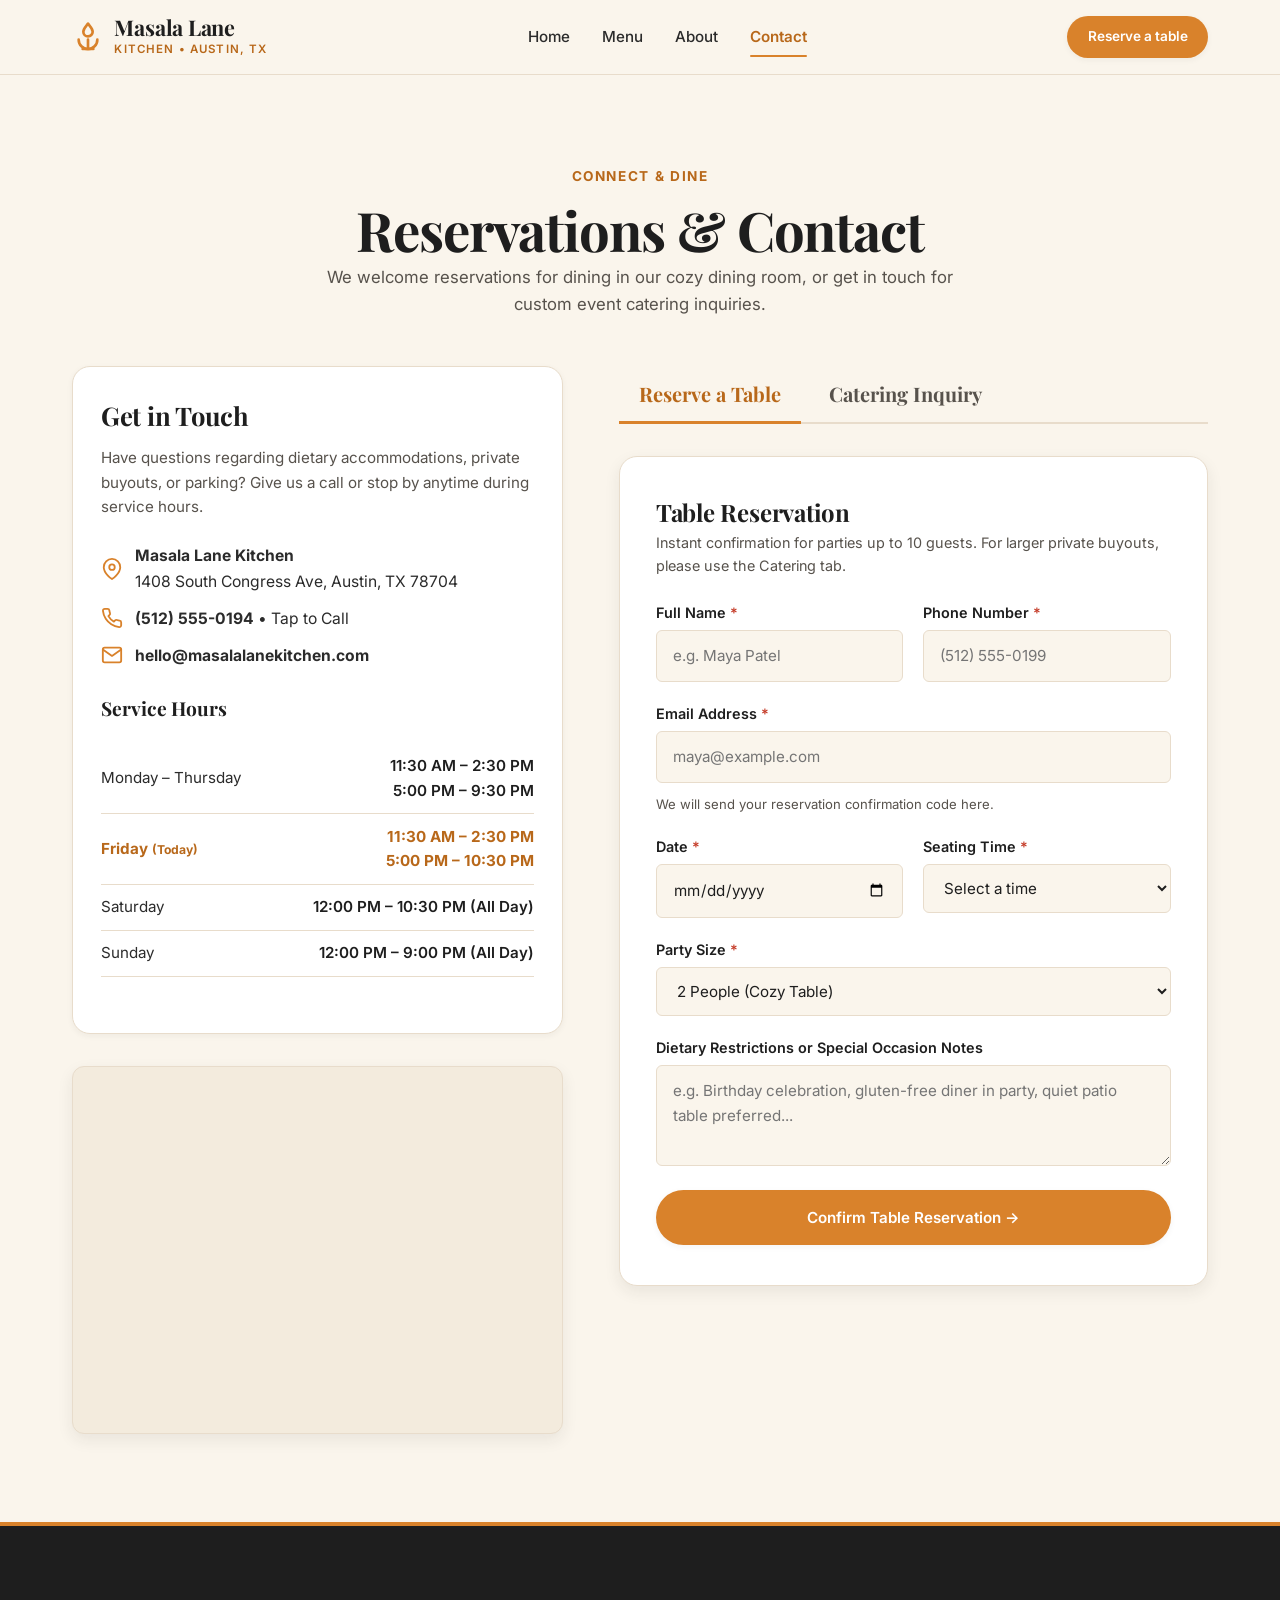
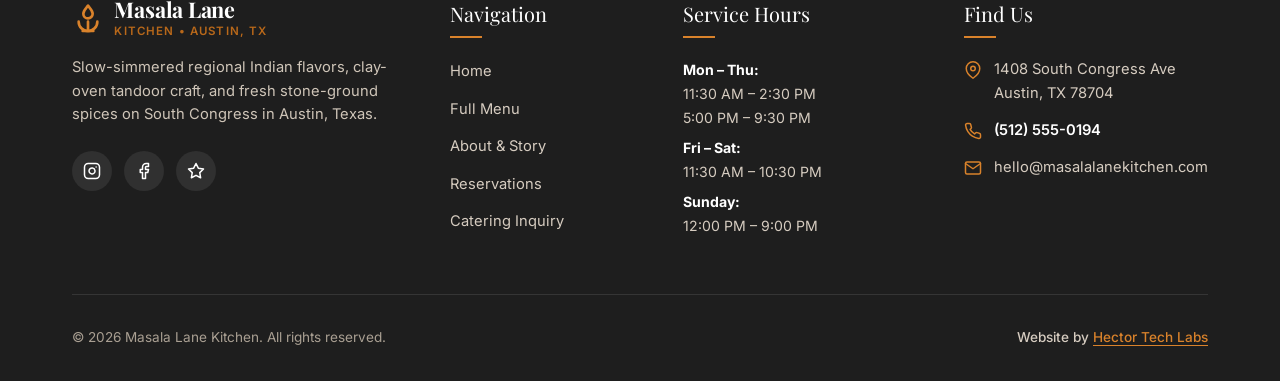
<file: contact.html>
<!DOCTYPE html>
<html lang="en">
<head>
  <meta charset="UTF-8">
  <meta name="viewport" content="width=device-width, initial-scale=1.0">
  <title>Contact &amp; Reservations | Masala Lane Kitchen - Austin, TX</title>
  <meta name="description" content="Reserve a table or inquire about Indian wedding and event catering at Masala Lane Kitchen in Austin, Texas. Tap to call (512) 555-0194 or find us on South Congress.">

  <!-- Open Graph -->
  <meta property="og:title" content="Contact &amp; Reservations | Masala Lane Kitchen - Austin, TX">
  <meta property="og:description" content="Book your dining table or submit a private event catering inquiry at Masala Lane Kitchen on South Congress Ave, Austin.">
  <meta property="og:image" content="images/hero.jpg">

  <!-- Google Fonts: Playfair Display & Inter -->
  <link rel="preconnect" href="https://fonts.googleapis.com">
  <link rel="preconnect" href="https://fonts.gstatic.com" crossorigin>
  <link href="https://fonts.googleapis.com/css2?family=Inter:wght@400;500;600;700&family=Playfair+Display:ital,wght@0,600;0,700;1,600&display=swap" rel="stylesheet">

  <link rel="stylesheet" href="css/style.css">
</head>
<body>
  <a href="#main-content" class="skip-link">Skip to main content</a>

  <!-- Sticky Header -->
  <header class="header">
    <div class="container nav-container">
      <a href="index.html" class="brand-logo" aria-label="Masala Lane Kitchen Home">
        <svg class="brand-icon" viewBox="0 0 24 24" fill="none" stroke="currentColor" stroke-width="2" stroke-linecap="round" stroke-linejoin="round" aria-hidden="true">
          <path d="M12 2c1.5 2 3.5 3.5 3.5 6a3.5 3.5 0 0 1-7 0c0-2.5 2-4 3.5-6z"></path>
          <path d="M5 14a7 7 0 0 0 14 0"></path>
          <path d="M12 14v7"></path>
          <path d="M8 21h8"></path>
        </svg>
        <div class="brand-text">
          <span class="brand-name">Masala Lane</span>
          <span class="brand-sub">Kitchen &bull; Austin, TX</span>
        </div>
      </a>

      <!-- Desktop Navigation -->
      <nav aria-label="Primary Navigation">
        <ul class="nav-menu">
          <li><a href="index.html" class="nav-link">Home</a></li>
          <li><a href="menu.html" class="nav-link">Menu</a></li>
          <li><a href="about.html" class="nav-link">About</a></li>
          <li><a href="contact.html" class="nav-link active">Contact</a></li>
        </ul>
      </nav>

      <div class="header-cta">
        <a href="#reserve" class="btn btn-primary btn-sm">Reserve a table</a>
      </div>

      <!-- Mobile Hamburger Button -->
      <button class="hamburger-btn" id="hamburger-btn" aria-label="Toggle navigation menu" aria-expanded="false" aria-controls="mobile-nav">
        <span class="hamburger-line"></span>
        <span class="hamburger-line"></span>
        <span class="hamburger-line"></span>
      </button>
    </div>

    <!-- Mobile Drawer Navigation -->
    <div class="mobile-nav" id="mobile-nav" aria-label="Mobile Navigation">
      <ul class="mobile-nav-list">
        <li><a href="index.html" class="mobile-nav-link">Home</a></li>
        <li><a href="menu.html" class="mobile-nav-link">Full Menu</a></li>
        <li><a href="about.html" class="mobile-nav-link">Our Story &amp; Values</a></li>
        <li><a href="contact.html" class="mobile-nav-link active">Contact &amp; Hours</a></li>
      </ul>
      <div class="mobile-nav-footer">
        <a href="#reserve" class="btn btn-primary">Reserve a table</a>
        <a href="tel:+15125550194" class="mobile-nav-phone">&phone; (512) 555-0194</a>
      </div>
    </div>
  </header>

  <main id="main-content">
    <section class="section section-cream" aria-labelledby="contact-heading">
      <div class="container">
        <div class="section-header">
          <span class="section-eyebrow">Connect &amp; Dine</span>
          <h1 id="contact-heading">Reservations &amp; Contact</h1>
          <p class="section-desc">We welcome reservations for dining in our cozy dining room, or get in touch for custom event catering inquiries.</p>
        </div>

        <div class="contact-layout">
          <!-- Left Column: Restaurant Information, Hours & Map -->
          <div>
            <div style="background-color:var(--color-cream-card); border:1px solid var(--color-cream-border); border-radius:var(--radius-lg); padding:2rem 1.75rem; box-shadow:var(--shadow-sm); margin-bottom:2rem;">
              <h2 style="font-size:1.6rem; margin-bottom:1rem;">Get in Touch</h2>
              <p style="color:var(--color-charcoal-muted); margin-bottom:1.5rem; font-size:0.95rem;">
                Have questions regarding dietary accommodations, private buyouts, or parking? Give us a call or stop by anytime during service hours.
              </p>

              <div class="contact-quick-links" style="margin-top:0;">
                <div class="quick-link-item">
                  <svg class="quick-link-icon" viewBox="0 0 24 24" fill="none" stroke="currentColor" stroke-width="2" stroke-linecap="round" stroke-linejoin="round" aria-hidden="true">
                    <path d="M21 10c0 7-9 13-9 13s-9-6-9-13a9 9 0 0 1 18 0z"></path>
                    <circle cx="12" cy="10" r="3"></circle>
                  </svg>
                  <span>
                    <strong>Masala Lane Kitchen</strong><br>
                    1408 South Congress Ave, Austin, TX 78704
                  </span>
                </div>

                <a href="tel:+15125550194" class="quick-link-item">
                  <svg class="quick-link-icon" viewBox="0 0 24 24" fill="none" stroke="currentColor" stroke-width="2" stroke-linecap="round" stroke-linejoin="round" aria-hidden="true">
                    <path d="M22 16.92v3a2 2 0 0 1-2.18 2 19.79 19.79 0 0 1-8.63-3.07 19.5 19.5 0 0 1-6-6 19.79 19.79 0 0 1-3.07-8.67A2 2 0 0 1 4.11 2h3a2 2 0 0 1 2 1.72 12.84 12.84 0 0 0 .7 2.81 2 2 0 0 1-.45 2.11L8.09 9.91a16 16 0 0 0 6 6l1.27-1.27a2 2 0 0 1 2.11-.45 12.84 12.84 0 0 0 2.81.7A2 2 0 0 1 22 16.92z"></path>
                  </svg>
                  <span><strong>(512) 555-0194</strong> &bull; Tap to Call</span>
                </a>

                <a href="mailto:hello@masalalanekitchen.com" class="quick-link-item">
                  <svg class="quick-link-icon" viewBox="0 0 24 24" fill="none" stroke="currentColor" stroke-width="2" stroke-linecap="round" stroke-linejoin="round" aria-hidden="true">
                    <path d="M4 4h16c1.1 0 2 .9 2 2v12c0 1.1-.9 2-2 2H4c-1.1 0-2-.9-2-2V6c0-1.1.9-2 2-2z"></path>
                    <polyline points="22,6 12,13 2,6"></polyline>
                  </svg>
                  <span><strong>hello@masalalanekitchen.com</strong></span>
                </a>
              </div>

              <!-- Opening Hours Table -->
              <h3 style="font-size:1.2rem; margin-top:1.75rem; margin-bottom:0.5rem;">Service Hours</h3>
              <table class="hours-table" aria-label="Restaurant Hours of Operation">
                <tbody>
                  <tr>
                    <td>Monday &ndash; Thursday</td>
                    <td>11:30 AM &ndash; 2:30 PM<br>5:00 PM &ndash; 9:30 PM</td>
                  </tr>
                  <tr>
                    <td>Friday</td>
                    <td>11:30 AM &ndash; 2:30 PM<br>5:00 PM &ndash; 10:30 PM</td>
                  </tr>
                  <tr>
                    <td>Saturday</td>
                    <td>12:00 PM &ndash; 10:30 PM (All Day)</td>
                  </tr>
                  <tr>
                    <td>Sunday</td>
                    <td>12:00 PM &ndash; 9:00 PM (All Day)</td>
                  </tr>
                </tbody>
              </table>
            </div>

            <!-- Google Map Iframe Placeholder -->
            <div class="map-wrapper">
              <iframe
                class="map-iframe"
                src="https://www.google.com/maps/embed?pb=!1m18!1m12!1m3!1d3446.425126868512!2d-97.75171728488!3d30.25200238180638!2m3!1f0!2f0!3f0!3m2!1i1024!2i768!4f13.1!3m3!1m2!1s0x8644b4e2f9f1f0a1%3A0x6b83f3e2b1!2sSouth%20Congress%20Ave%2C%20Austin%2C%20TX!5e0!3m2!1sen!2sus!4v1700000000000!5m2!1sen!2sus"
                title="Google Map location for Masala Lane Kitchen on South Congress Ave, Austin, Texas"
                loading="lazy"
                referrerpolicy="no-referrer-when-downgrade">
              </iframe>
            </div>
          </div>

          <!-- Right Column: Interactive Forms (Tabs for Reservation & Catering) -->
          <div>
            <div class="form-tabs" role="tablist" aria-label="Reservation or Catering Inquiry Selection">
              <button class="tab-btn active" data-tab="reserve" id="tab-reserve" role="tab" aria-selected="true" aria-controls="panel-reserve">
                Reserve a Table
              </button>
              <button class="tab-btn" data-tab="catering" id="tab-catering" role="tab" aria-selected="false" aria-controls="panel-catering">
                Catering Inquiry
              </button>
            </div>

            <!-- PANEL 1: TABLE RESERVATION FORM -->
            <div class="form-panel active" id="panel-reserve" role="tabpanel" aria-labelledby="tab-reserve">
              <div id="reservation-feedback" class="form-feedback" role="alert" aria-live="polite"></div>

              <!--
                FORM BACKEND INTEGRATION NOTE:
                To connect this form to Formspree:
                1. Set action="https://formspree.io/f/YOUR_FORM_ID" method="POST"
                2. Or use JavaScript fetch in js/main.js
              -->
              <form class="app-form" id="reservation-form" novalidate>
                <h2 style="font-size:1.5rem; margin-bottom:0.25rem;">Table Reservation</h2>
                <p style="font-size:0.9rem; color:var(--color-charcoal-muted); margin-bottom:1.5rem;">
                  Instant confirmation for parties up to 10 guests. For larger private buyouts, please use the Catering tab.
                </p>

                <div class="form-row two-col">
                  <div class="form-group">
                    <label for="res-name" class="form-label">Full Name <span class="required" aria-hidden="true">*</span></label>
                    <input type="text" id="res-name" name="name" class="form-input" placeholder="e.g. Maya Patel" required autocomplete="name">
                    <span class="form-error-msg">Please enter your name (at least 2 letters).</span>
                  </div>

                  <div class="form-group">
                    <label for="res-phone" class="form-label">Phone Number <span class="required" aria-hidden="true">*</span></label>
                    <input type="tel" id="res-phone" name="phone" class="form-input" placeholder="(512) 555-0199" required autocomplete="tel">
                    <span class="form-error-msg">Please enter a valid phone number.</span>
                  </div>
                </div>

                <div class="form-group" style="margin-bottom: 1.25rem;">
                  <label for="res-email" class="form-label">Email Address <span class="required" aria-hidden="true">*</span></label>
                  <input type="email" id="res-email" name="email" class="form-input" placeholder="maya@example.com" required autocomplete="email">
                  <span class="form-error-msg">Please enter a valid email address.</span>
                  <span class="form-helper">We will send your reservation confirmation code here.</span>
                </div>

                <div class="form-row two-col">
                  <div class="form-group">
                    <label for="res-date" class="form-label">Date <span class="required" aria-hidden="true">*</span></label>
                    <input type="date" id="res-date" name="date" class="form-input" required>
                    <span class="form-error-msg">Please select a valid date.</span>
                  </div>

                  <div class="form-group">
                    <label for="res-time" class="form-label">Seating Time <span class="required" aria-hidden="true">*</span></label>
                    <select id="res-time" name="time" class="form-select" required>
                      <option value="">Select a time</option>
                      <optgroup label="Lunch">
                        <option value="11:30 AM">11:30 AM</option>
                        <option value="12:00 PM">12:00 PM</option>
                        <option value="12:30 PM">12:30 PM</option>
                        <option value="1:00 PM">1:00 PM</option>
                        <option value="1:30 PM">1:30 PM</option>
                        <option value="2:00 PM">2:00 PM</option>
                      </optgroup>
                      <optgroup label="Dinner">
                        <option value="5:00 PM">5:00 PM</option>
                        <option value="5:30 PM">5:30 PM</option>
                        <option value="6:00 PM">6:00 PM</option>
                        <option value="6:30 PM">6:30 PM</option>
                        <option value="7:00 PM">7:00 PM</option>
                        <option value="7:30 PM">7:30 PM</option>
                        <option value="8:00 PM">8:00 PM</option>
                        <option value="8:30 PM">8:30 PM</option>
                        <option value="9:00 PM">9:00 PM</option>
                      </optgroup>
                    </select>
                    <span class="form-error-msg">Please select a dining time.</span>
                  </div>
                </div>

                <div class="form-group" style="margin-bottom: 1.25rem;">
                  <label for="res-guests" class="form-label">Party Size <span class="required" aria-hidden="true">*</span></label>
                  <select id="res-guests" name="guests" class="form-select" required>
                    <option value="">Select number of guests</option>
                    <option value="1">1 Person (Solo Dining)</option>
                    <option value="2" selected>2 People (Cozy Table)</option>
                    <option value="3">3 People</option>
                    <option value="4">4 People</option>
                    <option value="5">5 People</option>
                    <option value="6">6 People</option>
                    <option value="7">7 People</option>
                    <option value="8">8 People (Family Table)</option>
                    <option value="9">9 People</option>
                    <option value="10">10 People</option>
                  </select>
                  <span class="form-error-msg">Please select your party size.</span>
                </div>

                <div class="form-group" style="margin-bottom: 1.5rem;">
                  <label for="res-notes" class="form-label">Dietary Restrictions or Special Occasion Notes</label>
                  <textarea id="res-notes" name="notes" rows="3" class="form-textarea" placeholder="e.g. Birthday celebration, gluten-free diner in party, quiet patio table preferred..."></textarea>
                </div>

                <button type="submit" class="btn btn-primary" style="width: 100%;">Confirm Table Reservation &rarr;</button>
              </form>
            </div>

            <!-- PANEL 2: CATERING & PRIVATE EVENTS FORM -->
            <div class="form-panel" id="panel-catering" role="tabpanel" aria-labelledby="tab-catering">
              <div id="catering-feedback" class="form-feedback" role="alert" aria-live="polite"></div>

              <!--
                FORM BACKEND INTEGRATION NOTE:
                To connect catering inquiries to Formspree or EmailJS:
                1. Set action="https://formspree.io/f/YOUR_FORM_ID" method="POST"
                2. Or use JavaScript fetch in js/main.js
              -->
              <form class="app-form" id="catering-form" novalidate>
                <h2 style="font-size:1.5rem; margin-bottom:0.25rem;">Catering &amp; Event Inquiry</h2>
                <p style="font-size:0.9rem; color:var(--color-charcoal-muted); margin-bottom:1.5rem;">
                  Custom Indian feast menus, live tandoor and chaat stations for weddings, corporate luncheons, and private celebrations across Austin.
                </p>

                <div class="form-row two-col">
                  <div class="form-group">
                    <label for="cat-name" class="form-label">Full Name / Organization <span class="required" aria-hidden="true">*</span></label>
                    <input type="text" id="cat-name" name="name" class="form-input" placeholder="e.g. Austin Design Co." required autocomplete="name">
                    <span class="form-error-msg">Please enter your name or company.</span>
                  </div>

                  <div class="form-group">
                    <label for="cat-phone" class="form-label">Phone Number <span class="required" aria-hidden="true">*</span></label>
                    <input type="tel" id="cat-phone" name="phone" class="form-input" placeholder="(512) 555-0188" required autocomplete="tel">
                    <span class="form-error-msg">Please enter a valid phone number.</span>
                  </div>
                </div>

                <div class="form-group" style="margin-bottom: 1.25rem;">
                  <label for="cat-email" class="form-label">Email Address <span class="required" aria-hidden="true">*</span></label>
                  <input type="email" id="cat-email" name="email" class="form-input" placeholder="events@company.com" required autocomplete="email">
                  <span class="form-error-msg">Please enter a valid email.</span>
                </div>

                <div class="form-row two-col">
                  <div class="form-group">
                    <label for="cat-date" class="form-label">Event Date <span class="required" aria-hidden="true">*</span></label>
                    <input type="date" id="cat-date" name="event_date" class="form-input" required>
                    <span class="form-error-msg">Please select your event date.</span>
                  </div>

                  <div class="form-group">
                    <label for="cat-guests" class="form-label">Estimated Guests <span class="required" aria-hidden="true">*</span></label>
                    <input type="number" id="cat-guests" name="guests" min="5" max="500" class="form-input" placeholder="e.g. 50" required>
                    <span class="form-error-msg">Please enter estimated guest count (min 5).</span>
                  </div>
                </div>

                <div class="form-group" style="margin-bottom: 1.25rem;">
                  <label for="cat-type" class="form-label">Event Type <span class="required" aria-hidden="true">*</span></label>
                  <select id="cat-type" name="event_type" class="form-select" required>
                    <option value="">Select event style</option>
                    <option value="Wedding / Sangeet">Wedding or Sangeet Reception</option>
                    <option value="Corporate Luncheon">Corporate Luncheon / Conference</option>
                    <option value="Private Dinner / Birthday">Private Birthday or Anniversary Celebration</option>
                    <option value="Cocktail Party with Live Chaat">Cocktail Gathering with Live Chaat Station</option>
                    <option value="Other">Other Custom Event</option>
                  </select>
                  <span class="form-error-msg">Please select an event type.</span>
                </div>

                <div class="form-group" style="margin-bottom: 1.5rem;">
                  <label for="cat-message" class="form-label">Event Details &amp; Menu Preferences <span class="required" aria-hidden="true">*</span></label>
                  <textarea id="cat-message" name="message" rows="4" class="form-textarea" placeholder="Tell us about your venue, service style (buffet vs plated), and any vegetarian or vegan requirements..." required></textarea>
                  <span class="form-error-msg">Please provide a brief description (at least 10 characters).</span>
                </div>

                <button type="submit" class="btn btn-green" style="width: 100%;">Submit Catering Request &rarr;</button>
              </form>
            </div>
          </div>
        </div>
      </div>
    </section>
  </main>

  <!-- Global Footer -->
  <footer class="footer" role="contentinfo">
    <div class="container">
      <div class="footer-grid">
        <div class="footer-brand">
          <a href="index.html" class="brand-logo" aria-label="Masala Lane Kitchen">
            <svg class="brand-icon" viewBox="0 0 24 24" fill="none" stroke="currentColor" stroke-width="2" stroke-linecap="round" stroke-linejoin="round" aria-hidden="true">
              <path d="M12 2c1.5 2 3.5 3.5 3.5 6a3.5 3.5 0 0 1-7 0c0-2.5 2-4 3.5-6z"></path>
              <path d="M5 14a7 7 0 0 0 14 0"></path>
              <path d="M12 14v7"></path>
              <path d="M8 21h8"></path>
            </svg>
            <div class="brand-text">
              <span class="brand-name" style="color:#FFFFFF;">Masala Lane</span>
              <span class="brand-sub">Kitchen &bull; Austin, TX</span>
            </div>
          </a>
          <p>Slow-simmered regional Indian flavors, clay-oven tandoor craft, and fresh stone-ground spices on South Congress in Austin, Texas.</p>
          <div class="social-links" aria-label="Social Media Links">
            <a href="#" class="social-icon-btn" aria-label="Instagram">
              <svg viewBox="0 0 24 24" fill="none" stroke="currentColor" stroke-width="2" stroke-linecap="round" stroke-linejoin="round">
                <rect x="2" y="2" width="20" height="20" rx="5" ry="5"></rect>
                <path d="M16 11.37A4 4 0 1 1 12.63 8 4 4 0 0 1 16 11.37z"></path>
                <line x1="17.5" y1="6.5" x2="17.51" y2="6.5"></line>
              </svg>
            </a>
            <a href="#" class="social-icon-btn" aria-label="Facebook">
              <svg viewBox="0 0 24 24" fill="none" stroke="currentColor" stroke-width="2" stroke-linecap="round" stroke-linejoin="round">
                <path d="M18 2h-3a5 5 0 0 0-5 5v3H7v4h3v8h4v-8h3l1-4h-4V7a1 1 0 0 1 1-1h3z"></path>
              </svg>
            </a>
            <a href="#" class="social-icon-btn" aria-label="Yelp">
              <svg viewBox="0 0 24 24" fill="none" stroke="currentColor" stroke-width="2" stroke-linecap="round" stroke-linejoin="round">
                <path d="M12 2l3.09 6.26L22 9.27l-5 4.87 1.18 6.88L12 17.77l-6.18 3.25L7 14.14 2 9.27l6.91-1.01L12 2z"></path>
              </svg>
            </a>
          </div>
        </div>

        <div>
          <p class="footer-title">Navigation</p>
          <ul class="footer-links">
            <li><a href="index.html">Home</a></li>
            <li><a href="menu.html">Full Menu</a></li>
            <li><a href="about.html">About &amp; Story</a></li>
            <li><a href="contact.html#reserve">Reservations</a></li>
            <li><a href="contact.html#catering">Catering Inquiry</a></li>
          </ul>
        </div>

        <div>
          <p class="footer-title">Service Hours</p>
          <div class="footer-hours-list">
            <p><strong>Mon &ndash; Thu:</strong><br>11:30 AM &ndash; 2:30 PM<br>5:00 PM &ndash; 9:30 PM</p>
            <p style="margin-top:0.4rem;"><strong>Fri &ndash; Sat:</strong><br>11:30 AM &ndash; 10:30 PM</p>
            <p style="margin-top:0.4rem;"><strong>Sunday:</strong><br>12:00 PM &ndash; 9:00 PM</p>
          </div>
        </div>

        <div>
          <p class="footer-title">Find Us</p>
          <div class="footer-contact-item">
            <svg viewBox="0 0 24 24" fill="none" stroke="currentColor" stroke-width="2" stroke-linecap="round" stroke-linejoin="round" aria-hidden="true">
              <path d="M21 10c0 7-9 13-9 13s-9-6-9-13a9 9 0 0 1 18 0z"></path>
              <circle cx="12" cy="10" r="3"></circle>
            </svg>
            <span>1408 South Congress Ave<br>Austin, TX 78704</span>
          </div>
          <div class="footer-contact-item">
            <svg viewBox="0 0 24 24" fill="none" stroke="currentColor" stroke-width="2" stroke-linecap="round" stroke-linejoin="round" aria-hidden="true">
              <path d="M22 16.92v3a2 2 0 0 1-2.18 2 19.79 19.79 0 0 1-8.63-3.07 19.5 19.5 0 0 1-6-6 19.79 19.79 0 0 1-3.07-8.67A2 2 0 0 1 4.11 2h3a2 2 0 0 1 2 1.72 12.84 12.84 0 0 0 .7 2.81 2 2 0 0 1-.45 2.11L8.09 9.91a16 16 0 0 0 6 6l1.27-1.27a2 2 0 0 1 2.11-.45 12.84 12.84 0 0 0 2.81.7A2 2 0 0 1 22 16.92z"></path>
            </svg>
            <a href="tel:+15125550194" style="color:#FFFFFF; font-weight:600;">(512) 555-0194</a>
          </div>
          <div class="footer-contact-item">
            <svg viewBox="0 0 24 24" fill="none" stroke="currentColor" stroke-width="2" stroke-linecap="round" stroke-linejoin="round" aria-hidden="true">
              <path d="M4 4h16c1.1 0 2 .9 2 2v12c0 1.1-.9 2-2 2H4c-1.1 0-2-.9-2-2V6c0-1.1.9-2 2-2z"></path>
              <polyline points="22,6 12,13 2,6"></polyline>
            </svg>
            <a href="mailto:hello@masalalanekitchen.com" style="color:#D6CCC0;">hello@masalalanekitchen.com</a>
          </div>
        </div>
      </div>

      <div class="footer-bottom">
        <p>&copy; 2026 Masala Lane Kitchen. All rights reserved.</p>
        <p class="agency-credit">Website by <a href="#" target="_blank" rel="noopener">Hector Tech Labs</a></p>
      </div>
    </div>
  </footer>

  <script src="js/main.js"></script>
</body>
</html>
</file>
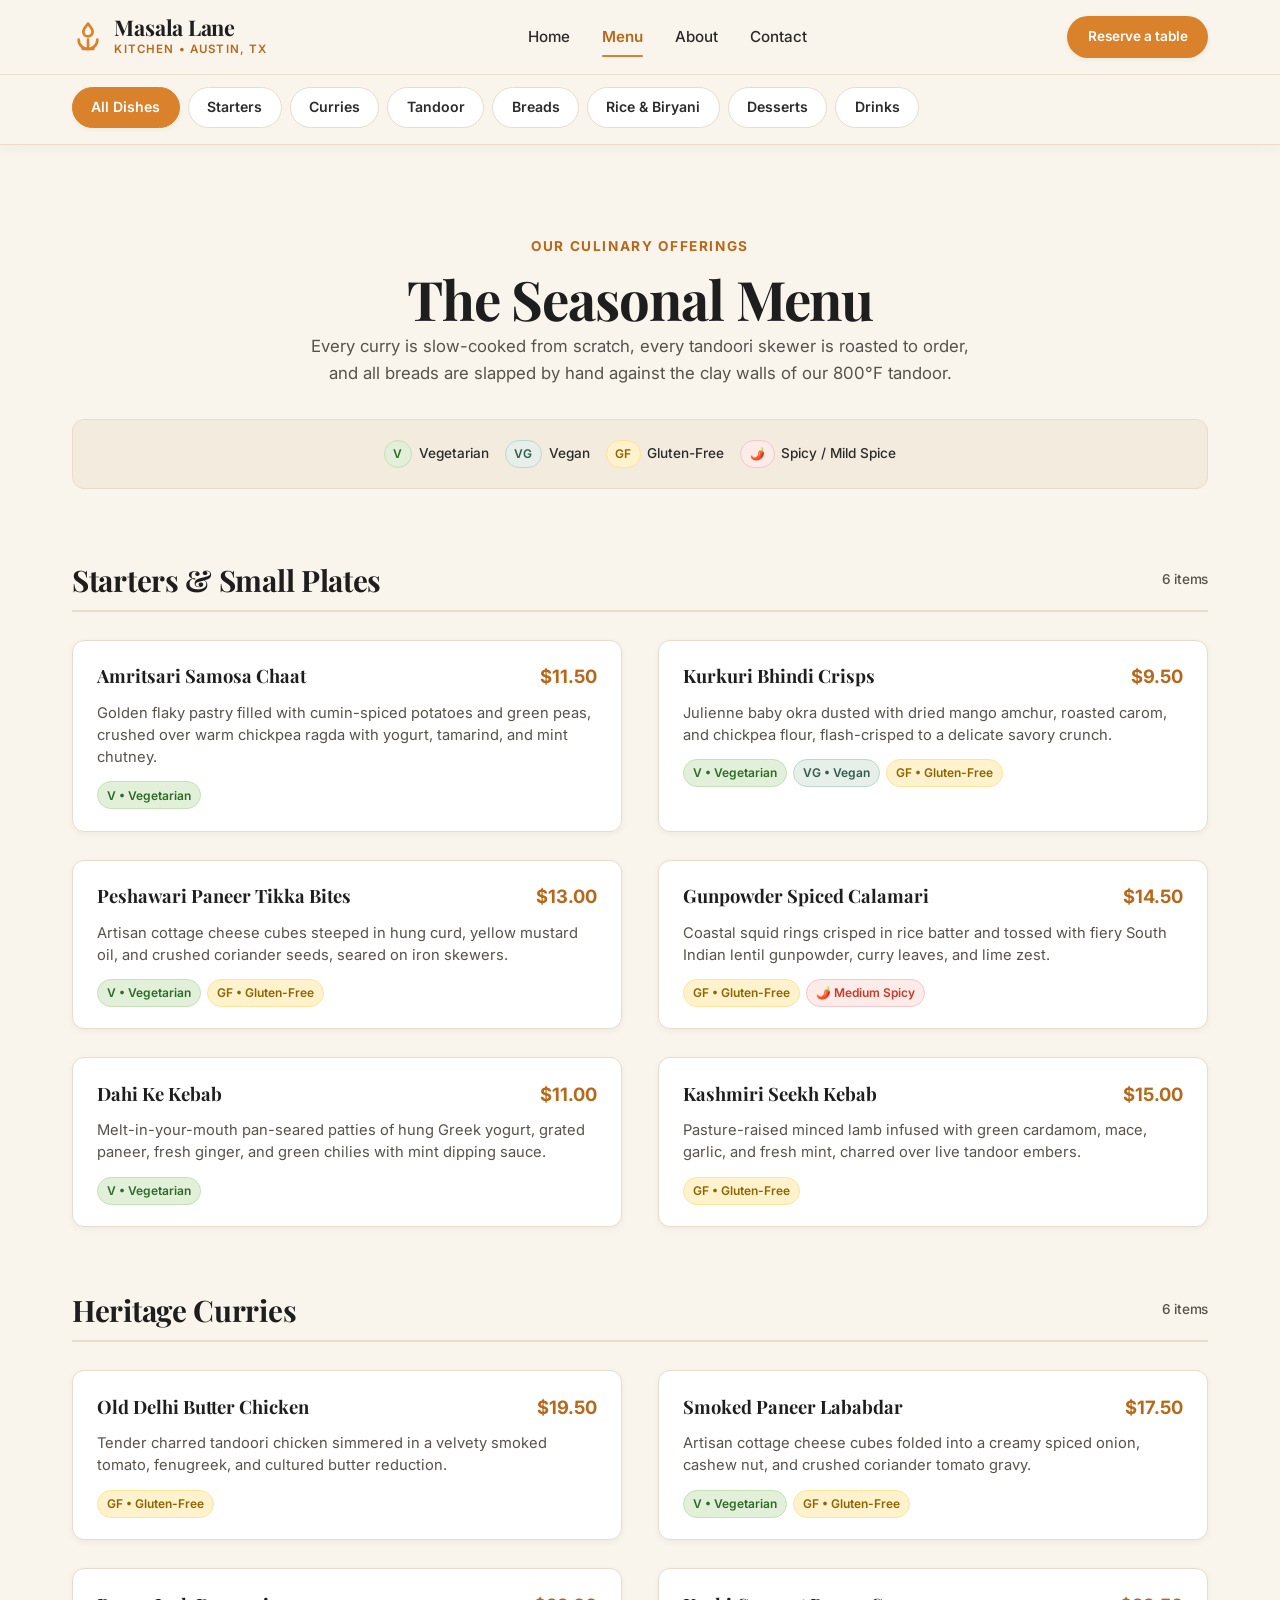
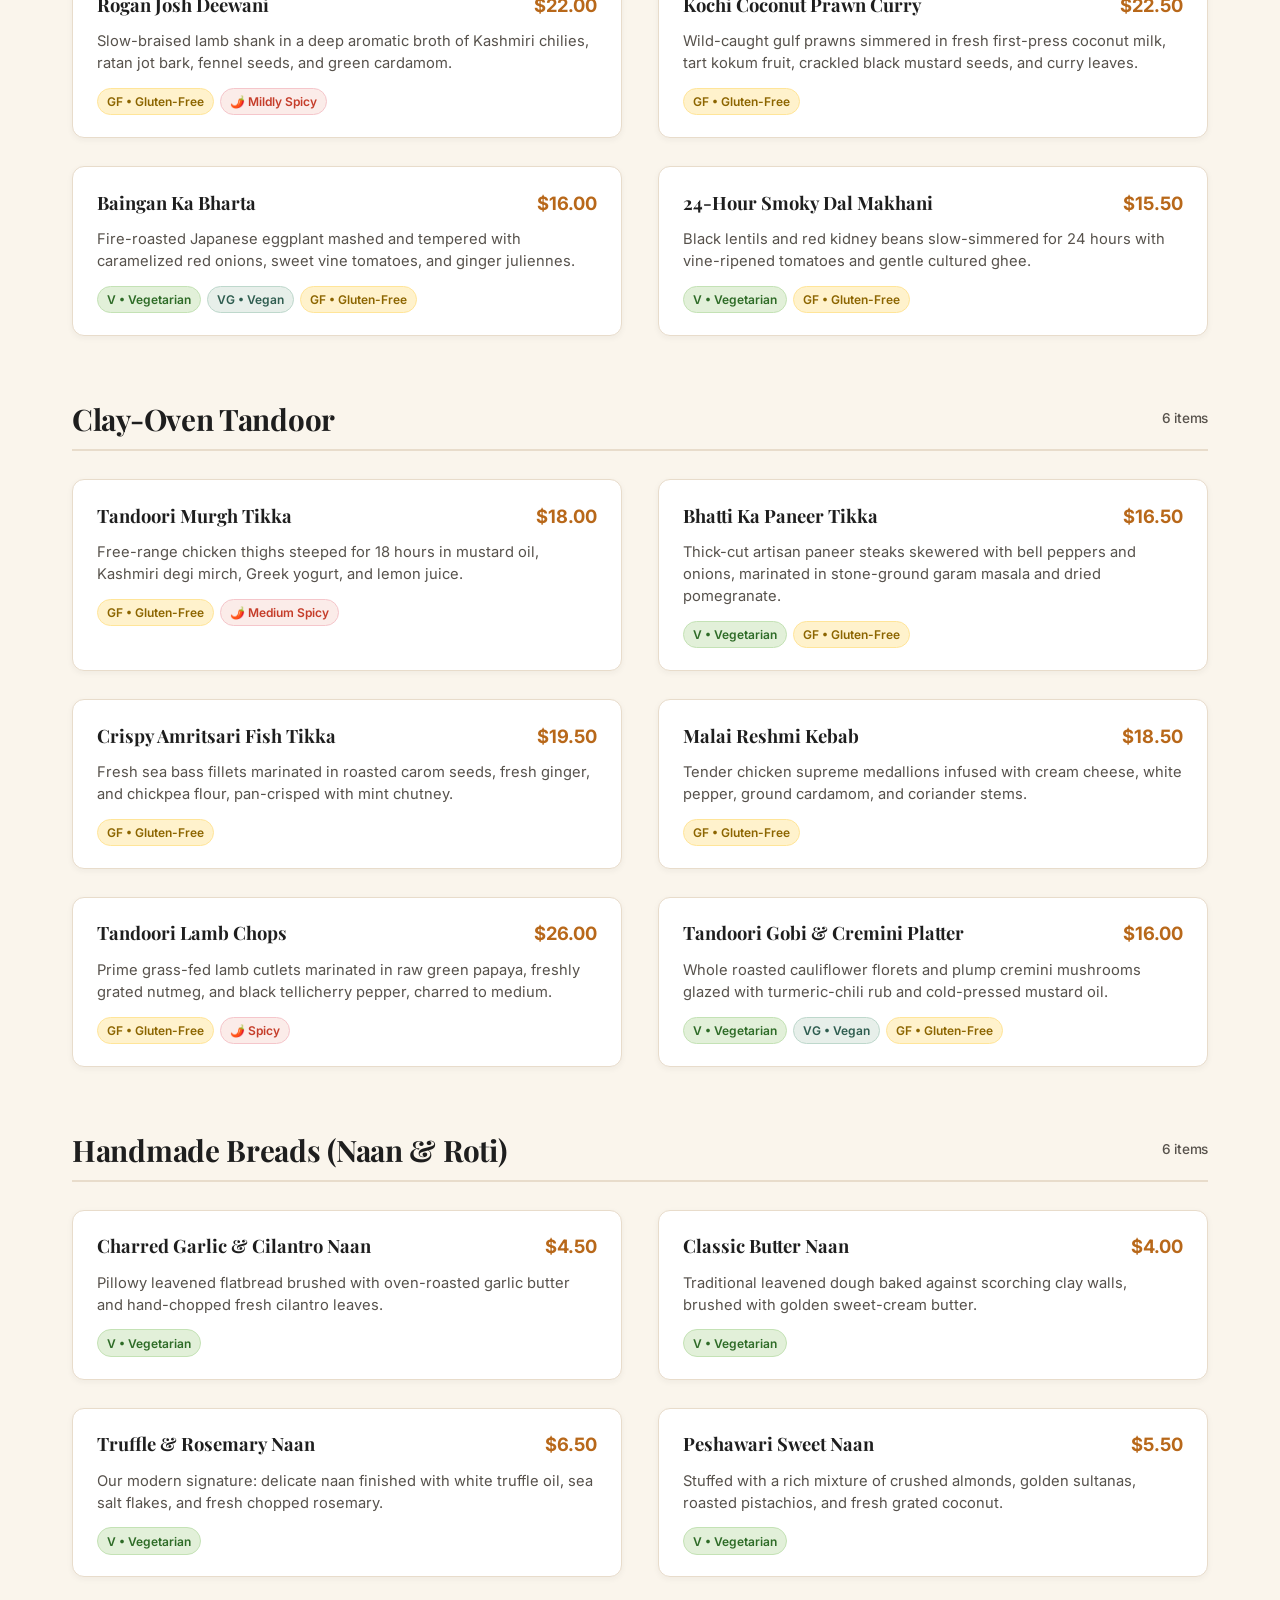
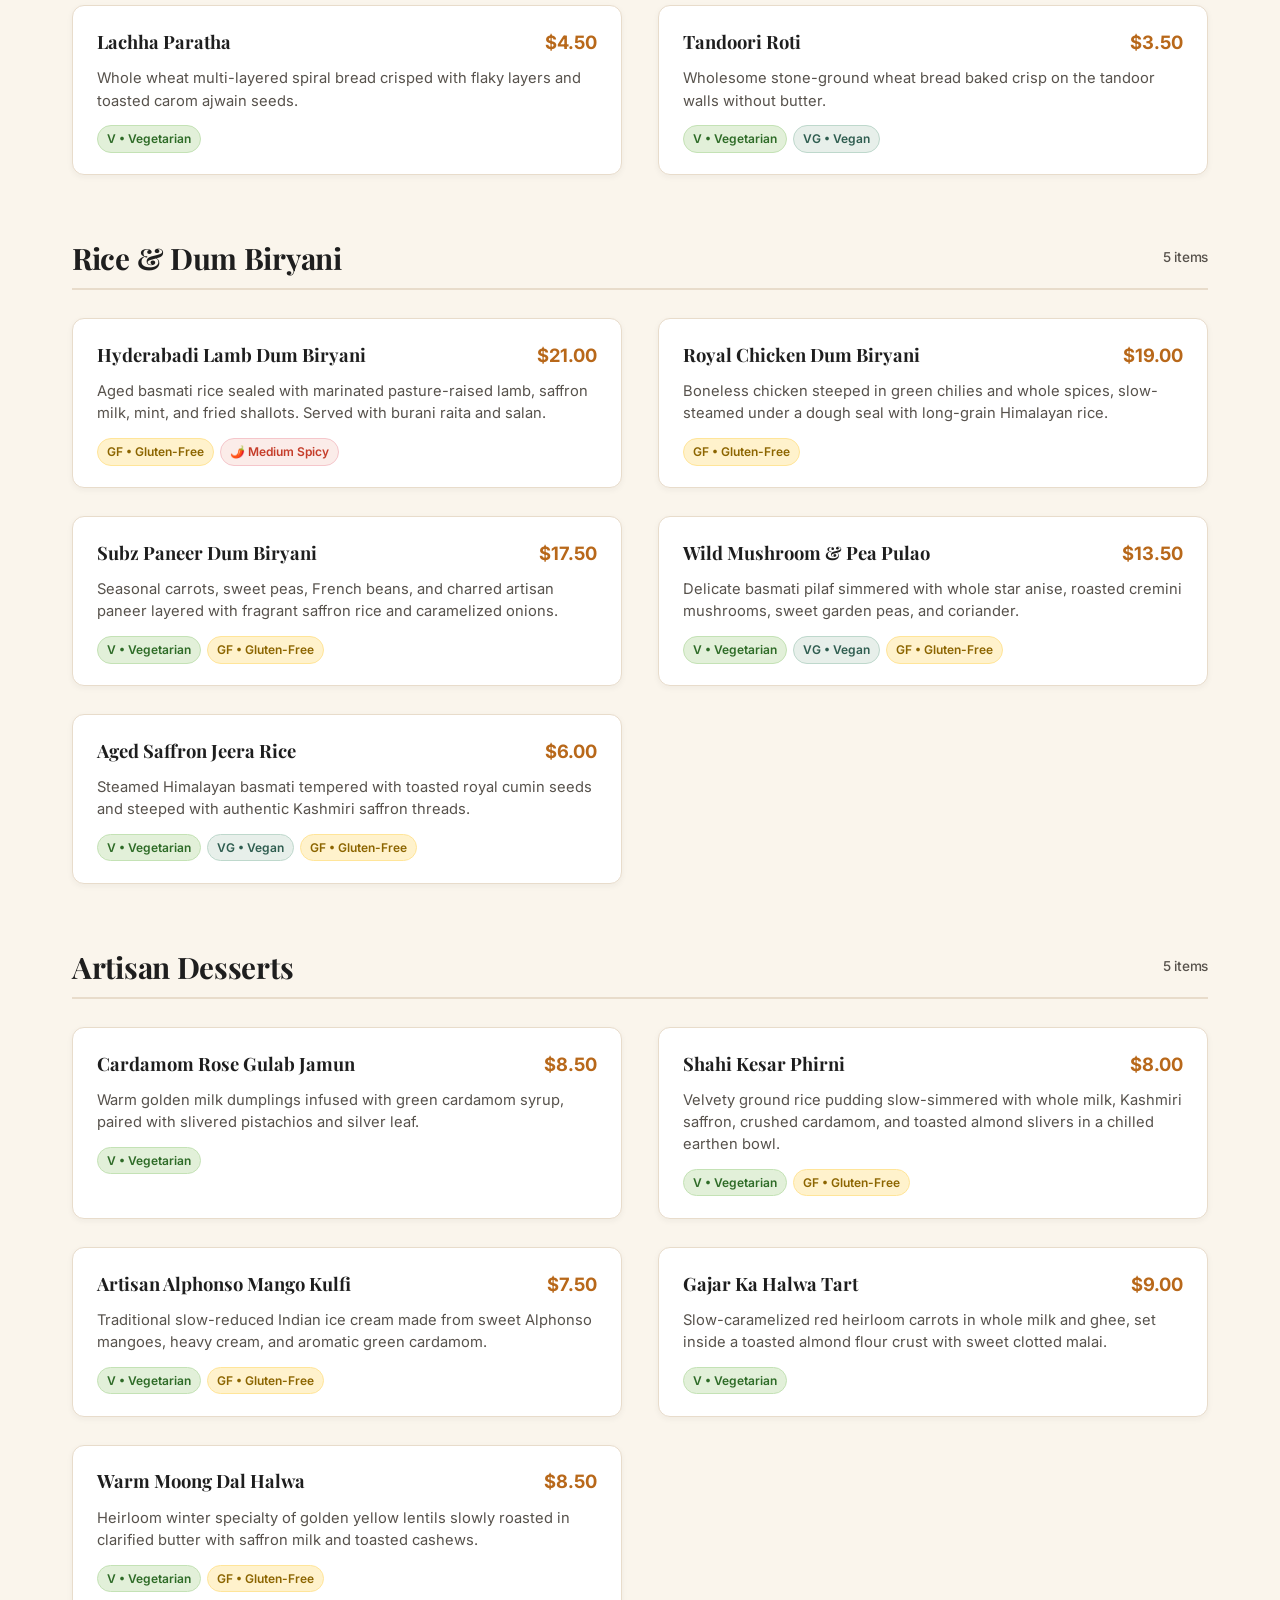
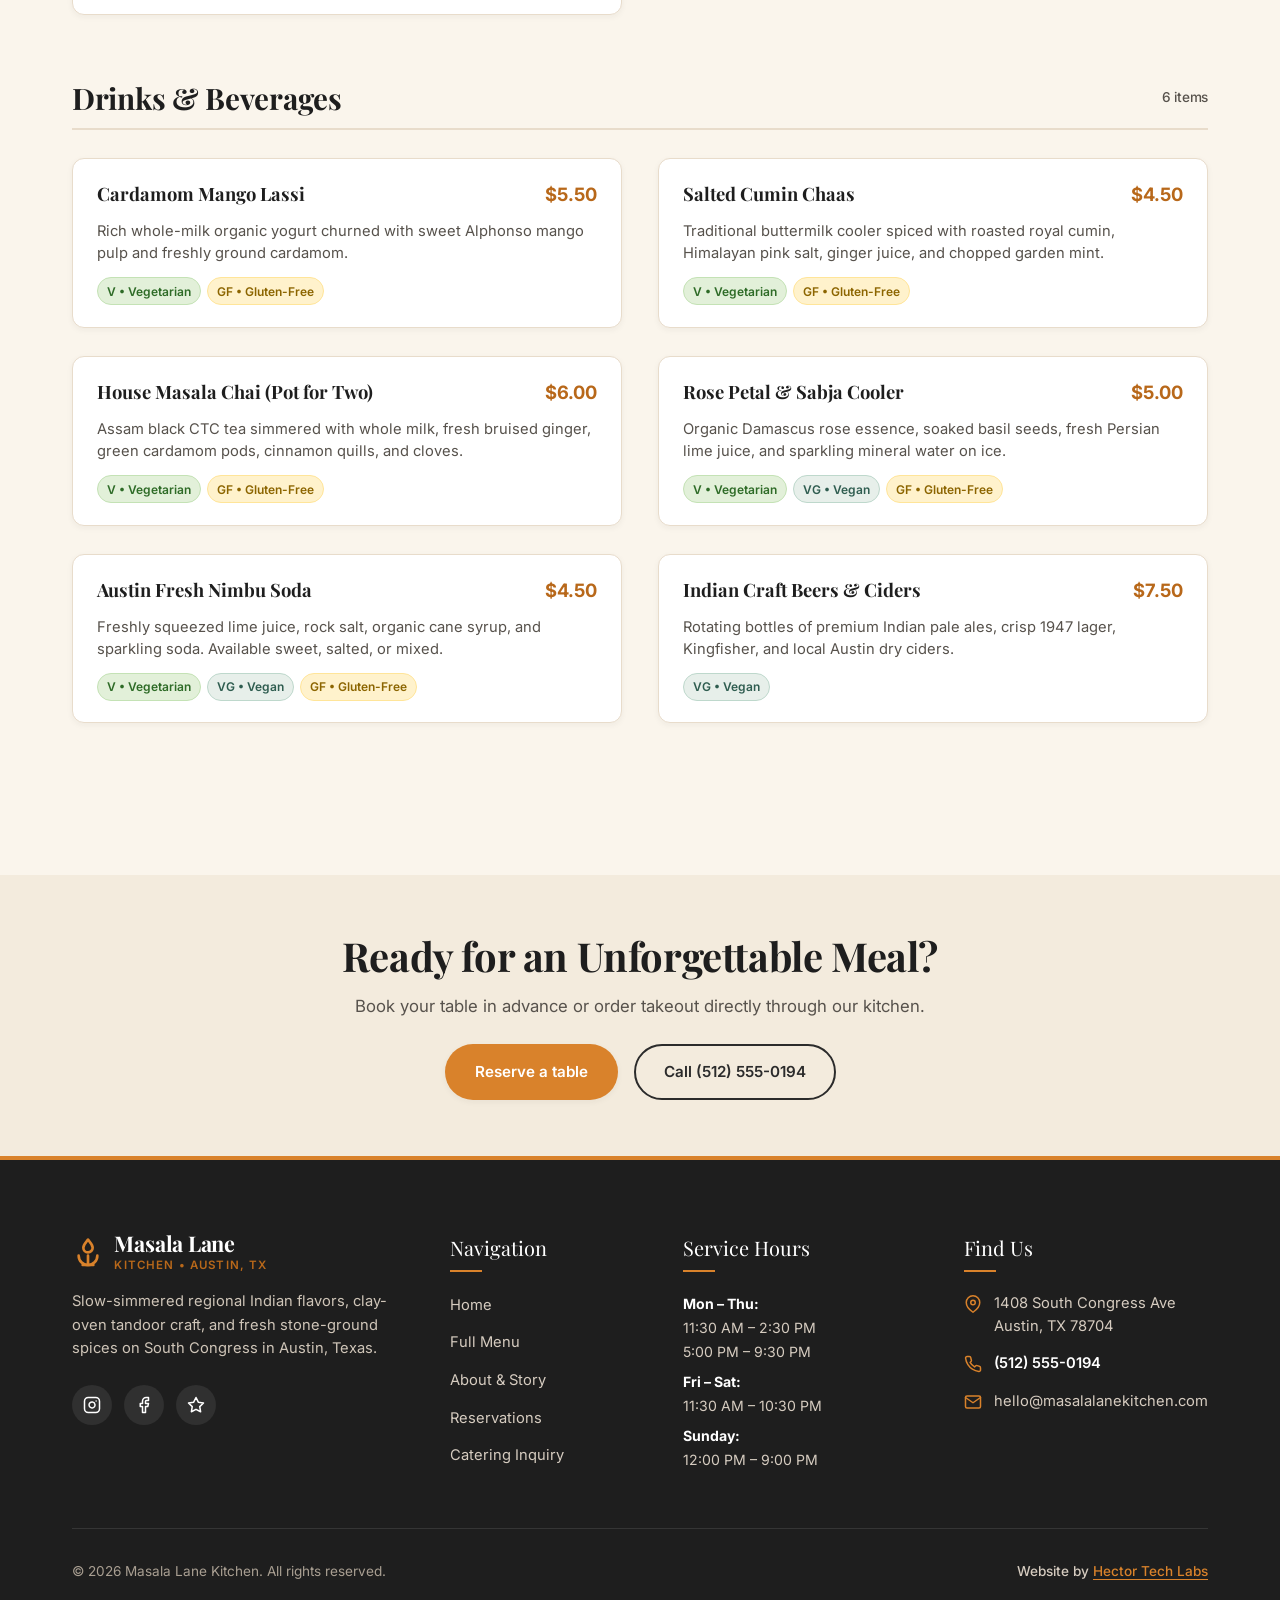
<file: menu.html>
<!DOCTYPE html>
<html lang="en">
<head>
  <meta charset="UTF-8">
  <meta name="viewport" content="width=device-width, initial-scale=1.0">
  <title>Menu | Masala Lane Kitchen - Austin, TX</title>
  <meta name="description" content="Explore the authentic menu of Masala Lane Kitchen in Austin, TX. Featuring scratch-cooked Starters, Curries, Tandoor specialties, Breads, Dum Biryanis, Desserts and Drinks.">

  <!-- Open Graph -->
  <meta property="og:title" content="Menu | Masala Lane Kitchen - Austin, TX">
  <meta property="og:description" content="Explore our scratch-cooked menu with realistic pricing, dietary tags for vegetarian, vegan, and gluten-free diets, and fresh stone-ground spice profiles.">
  <meta property="og:image" content="images/hero.jpg">

  <!-- Google Fonts: Playfair Display & Inter -->
  <link rel="preconnect" href="https://fonts.googleapis.com">
  <link rel="preconnect" href="https://fonts.gstatic.com" crossorigin>
  <link href="https://fonts.googleapis.com/css2?family=Inter:wght@400;500;600;700&family=Playfair+Display:ital,wght@0,600;0,700;1,600&display=swap" rel="stylesheet">

  <link rel="stylesheet" href="css/style.css">
</head>
<body>
  <a href="#main-content" class="skip-link">Skip to main content</a>

  <!-- Sticky Header -->
  <header class="header">
    <div class="container nav-container">
      <a href="index.html" class="brand-logo" aria-label="Masala Lane Kitchen Home">
        <svg class="brand-icon" viewBox="0 0 24 24" fill="none" stroke="currentColor" stroke-width="2" stroke-linecap="round" stroke-linejoin="round" aria-hidden="true">
          <path d="M12 2c1.5 2 3.5 3.5 3.5 6a3.5 3.5 0 0 1-7 0c0-2.5 2-4 3.5-6z"></path>
          <path d="M5 14a7 7 0 0 0 14 0"></path>
          <path d="M12 14v7"></path>
          <path d="M8 21h8"></path>
        </svg>
        <div class="brand-text">
          <span class="brand-name">Masala Lane</span>
          <span class="brand-sub">Kitchen &bull; Austin, TX</span>
        </div>
      </a>

      <!-- Desktop Navigation -->
      <nav aria-label="Primary Navigation">
        <ul class="nav-menu">
          <li><a href="index.html" class="nav-link">Home</a></li>
          <li><a href="menu.html" class="nav-link active">Menu</a></li>
          <li><a href="about.html" class="nav-link">About</a></li>
          <li><a href="contact.html" class="nav-link">Contact</a></li>
        </ul>
      </nav>

      <div class="header-cta">
        <a href="contact.html#reserve" class="btn btn-primary btn-sm">Reserve a table</a>
      </div>

      <!-- Mobile Hamburger Button -->
      <button class="hamburger-btn" id="hamburger-btn" aria-label="Toggle navigation menu" aria-expanded="false" aria-controls="mobile-nav">
        <span class="hamburger-line"></span>
        <span class="hamburger-line"></span>
        <span class="hamburger-line"></span>
      </button>
    </div>

    <!-- Mobile Drawer Navigation -->
    <div class="mobile-nav" id="mobile-nav" aria-label="Mobile Navigation">
      <ul class="mobile-nav-list">
        <li><a href="index.html" class="mobile-nav-link">Home</a></li>
        <li><a href="menu.html" class="mobile-nav-link active">Full Menu</a></li>
        <li><a href="about.html" class="mobile-nav-link">Our Story &amp; Values</a></li>
        <li><a href="contact.html" class="mobile-nav-link">Contact &amp; Hours</a></li>
      </ul>
      <div class="mobile-nav-footer">
        <a href="contact.html#reserve" class="btn btn-primary">Reserve a table</a>
        <a href="tel:+15125550194" class="mobile-nav-phone">&phone; (512) 555-0194</a>
      </div>
    </div>
  </header>

  <!-- Sticky Category Navigation Bar on Mobile & Desktop -->
  <nav class="menu-nav-sticky" aria-label="Menu Categories Filter">
    <div class="container">
      <div class="menu-filter-list" role="tablist">
        <button class="filter-btn active" data-category="all" role="tab" aria-selected="true" aria-controls="menu-container">All Dishes</button>
        <button class="filter-btn" data-category="starters" role="tab" aria-selected="false">Starters</button>
        <button class="filter-btn" data-category="curries" role="tab" aria-selected="false">Curries</button>
        <button class="filter-btn" data-category="tandoor" role="tab" aria-selected="false">Tandoor</button>
        <button class="filter-btn" data-category="breads" role="tab" aria-selected="false">Breads</button>
        <button class="filter-btn" data-category="biryani" role="tab" aria-selected="false">Rice &amp; Biryani</button>
        <button class="filter-btn" data-category="desserts" role="tab" aria-selected="false">Desserts</button>
        <button class="filter-btn" data-category="drinks" role="tab" aria-selected="false">Drinks</button>
      </div>
    </div>
  </nav>

  <main id="main-content">
    <!-- Menu Intro Section -->
    <section class="section section-cream" style="padding-bottom: 2rem;">
      <div class="container">
        <div class="section-header" style="margin-bottom: 2rem;">
          <span class="section-eyebrow">Our Culinary Offerings</span>
          <h1>The Seasonal Menu</h1>
          <p class="section-desc">Every curry is slow-cooked from scratch, every tandoori skewer is roasted to order, and all breads are slapped by hand against the clay walls of our 800&deg;F tandoor.</p>
        </div>

        <!-- Dietary Badges Legend -->
        <div class="dietary-legend" aria-label="Dietary Badges Key">
          <div class="legend-item">
            <span class="badge badge-veg">V</span>
            <span>Vegetarian</span>
          </div>
          <div class="legend-item">
            <span class="badge badge-vegan">VG</span>
            <span>Vegan</span>
          </div>
          <div class="legend-item">
            <span class="badge badge-gf">GF</span>
            <span>Gluten-Free</span>
          </div>
          <div class="legend-item">
            <span class="badge badge-spicy">🌶️</span>
            <span>Spicy / Mild Spice</span>
          </div>
        </div>
      </div>
    </section>

    <!-- Menu Categories Sections -->
    <section class="section section-cream" style="padding-top: 0;" id="menu-container">
      <div class="container">

        <!-- CATEGORY 1: STARTERS -->
        <div class="menu-category-section" data-category="starters" id="category-starters">
          <h2 class="category-title">
            <span>Starters &amp; Small Plates</span>
            <span class="category-count">6 items</span>
          </h2>
          <div class="menu-items-grid">
            <div class="menu-item-row">
              <div class="menu-item-header">
                <h3 class="menu-item-name">Amritsari Samosa Chaat</h3>
                <span class="menu-item-price">$11.50</span>
              </div>
              <p class="menu-item-desc">Golden flaky pastry filled with cumin-spiced potatoes and green peas, crushed over warm chickpea ragda with yogurt, tamarind, and mint chutney.</p>
              <div class="dish-tags">
                <span class="badge badge-veg">V &bull; Vegetarian</span>
              </div>
            </div>

            <div class="menu-item-row">
              <div class="menu-item-header">
                <h3 class="menu-item-name">Kurkuri Bhindi Crisps</h3>
                <span class="menu-item-price">$9.50</span>
              </div>
              <p class="menu-item-desc">Julienne baby okra dusted with dried mango amchur, roasted carom, and chickpea flour, flash-crisped to a delicate savory crunch.</p>
              <div class="dish-tags">
                <span class="badge badge-veg">V &bull; Vegetarian</span>
                <span class="badge badge-vegan">VG &bull; Vegan</span>
                <span class="badge badge-gf">GF &bull; Gluten-Free</span>
              </div>
            </div>

            <div class="menu-item-row">
              <div class="menu-item-header">
                <h3 class="menu-item-name">Peshawari Paneer Tikka Bites</h3>
                <span class="menu-item-price">$13.00</span>
              </div>
              <p class="menu-item-desc">Artisan cottage cheese cubes steeped in hung curd, yellow mustard oil, and crushed coriander seeds, seared on iron skewers.</p>
              <div class="dish-tags">
                <span class="badge badge-veg">V &bull; Vegetarian</span>
                <span class="badge badge-gf">GF &bull; Gluten-Free</span>
              </div>
            </div>

            <div class="menu-item-row">
              <div class="menu-item-header">
                <h3 class="menu-item-name">Gunpowder Spiced Calamari</h3>
                <span class="menu-item-price">$14.50</span>
              </div>
              <p class="menu-item-desc">Coastal squid rings crisped in rice batter and tossed with fiery South Indian lentil gunpowder, curry leaves, and lime zest.</p>
              <div class="dish-tags">
                <span class="badge badge-gf">GF &bull; Gluten-Free</span>
                <span class="badge badge-spicy">🌶️ Medium Spicy</span>
              </div>
            </div>

            <div class="menu-item-row">
              <div class="menu-item-header">
                <h3 class="menu-item-name">Dahi Ke Kebab</h3>
                <span class="menu-item-price">$11.00</span>
              </div>
              <p class="menu-item-desc">Melt-in-your-mouth pan-seared patties of hung Greek yogurt, grated paneer, fresh ginger, and green chilies with mint dipping sauce.</p>
              <div class="dish-tags">
                <span class="badge badge-veg">V &bull; Vegetarian</span>
              </div>
            </div>

            <div class="menu-item-row">
              <div class="menu-item-header">
                <h3 class="menu-item-name">Kashmiri Seekh Kebab</h3>
                <span class="menu-item-price">$15.00</span>
              </div>
              <p class="menu-item-desc">Pasture-raised minced lamb infused with green cardamom, mace, garlic, and fresh mint, charred over live tandoor embers.</p>
              <div class="dish-tags">
                <span class="badge badge-gf">GF &bull; Gluten-Free</span>
              </div>
            </div>
          </div>
        </div>

        <!-- CATEGORY 2: CURRIES -->
        <div class="menu-category-section" data-category="curries" id="category-curries">
          <h2 class="category-title">
            <span>Heritage Curries</span>
            <span class="category-count">6 items</span>
          </h2>
          <div class="menu-items-grid">
            <div class="menu-item-row">
              <div class="menu-item-header">
                <h3 class="menu-item-name">Old Delhi Butter Chicken</h3>
                <span class="menu-item-price">$19.50</span>
              </div>
              <p class="menu-item-desc">Tender charred tandoori chicken simmered in a velvety smoked tomato, fenugreek, and cultured butter reduction.</p>
              <div class="dish-tags">
                <span class="badge badge-gf">GF &bull; Gluten-Free</span>
              </div>
            </div>

            <div class="menu-item-row">
              <div class="menu-item-header">
                <h3 class="menu-item-name">Smoked Paneer Lababdar</h3>
                <span class="menu-item-price">$17.50</span>
              </div>
              <p class="menu-item-desc">Artisan cottage cheese cubes folded into a creamy spiced onion, cashew nut, and crushed coriander tomato gravy.</p>
              <div class="dish-tags">
                <span class="badge badge-veg">V &bull; Vegetarian</span>
                <span class="badge badge-gf">GF &bull; Gluten-Free</span>
              </div>
            </div>

            <div class="menu-item-row">
              <div class="menu-item-header">
                <h3 class="menu-item-name">Rogan Josh Deewani</h3>
                <span class="menu-item-price">$22.00</span>
              </div>
              <p class="menu-item-desc">Slow-braised lamb shank in a deep aromatic broth of Kashmiri chilies, ratan jot bark, fennel seeds, and green cardamom.</p>
              <div class="dish-tags">
                <span class="badge badge-gf">GF &bull; Gluten-Free</span>
                <span class="badge badge-spicy">🌶️ Mildly Spicy</span>
              </div>
            </div>

            <div class="menu-item-row">
              <div class="menu-item-header">
                <h3 class="menu-item-name">Kochi Coconut Prawn Curry</h3>
                <span class="menu-item-price">$22.50</span>
              </div>
              <p class="menu-item-desc">Wild-caught gulf prawns simmered in fresh first-press coconut milk, tart kokum fruit, crackled black mustard seeds, and curry leaves.</p>
              <div class="dish-tags">
                <span class="badge badge-gf">GF &bull; Gluten-Free</span>
              </div>
            </div>

            <div class="menu-item-row">
              <div class="menu-item-header">
                <h3 class="menu-item-name">Baingan Ka Bharta</h3>
                <span class="menu-item-price">$16.00</span>
              </div>
              <p class="menu-item-desc">Fire-roasted Japanese eggplant mashed and tempered with caramelized red onions, sweet vine tomatoes, and ginger juliennes.</p>
              <div class="dish-tags">
                <span class="badge badge-veg">V &bull; Vegetarian</span>
                <span class="badge badge-vegan">VG &bull; Vegan</span>
                <span class="badge badge-gf">GF &bull; Gluten-Free</span>
              </div>
            </div>

            <div class="menu-item-row">
              <div class="menu-item-header">
                <h3 class="menu-item-name">24-Hour Smoky Dal Makhani</h3>
                <span class="menu-item-price">$15.50</span>
              </div>
              <p class="menu-item-desc">Black lentils and red kidney beans slow-simmered for 24 hours with vine-ripened tomatoes and gentle cultured ghee.</p>
              <div class="dish-tags">
                <span class="badge badge-veg">V &bull; Vegetarian</span>
                <span class="badge badge-gf">GF &bull; Gluten-Free</span>
              </div>
            </div>
          </div>
        </div>

        <!-- CATEGORY 3: TANDOOR -->
        <div class="menu-category-section" data-category="tandoor" id="category-tandoor">
          <h2 class="category-title">
            <span>Clay-Oven Tandoor</span>
            <span class="category-count">6 items</span>
          </h2>
          <div class="menu-items-grid">
            <div class="menu-item-row">
              <div class="menu-item-header">
                <h3 class="menu-item-name">Tandoori Murgh Tikka</h3>
                <span class="menu-item-price">$18.00</span>
              </div>
              <p class="menu-item-desc">Free-range chicken thighs steeped for 18 hours in mustard oil, Kashmiri degi mirch, Greek yogurt, and lemon juice.</p>
              <div class="dish-tags">
                <span class="badge badge-gf">GF &bull; Gluten-Free</span>
                <span class="badge badge-spicy">🌶️ Medium Spicy</span>
              </div>
            </div>

            <div class="menu-item-row">
              <div class="menu-item-header">
                <h3 class="menu-item-name">Bhatti Ka Paneer Tikka</h3>
                <span class="menu-item-price">$16.50</span>
              </div>
              <p class="menu-item-desc">Thick-cut artisan paneer steaks skewered with bell peppers and onions, marinated in stone-ground garam masala and dried pomegranate.</p>
              <div class="dish-tags">
                <span class="badge badge-veg">V &bull; Vegetarian</span>
                <span class="badge badge-gf">GF &bull; Gluten-Free</span>
              </div>
            </div>

            <div class="menu-item-row">
              <div class="menu-item-header">
                <h3 class="menu-item-name">Crispy Amritsari Fish Tikka</h3>
                <span class="menu-item-price">$19.50</span>
              </div>
              <p class="menu-item-desc">Fresh sea bass fillets marinated in roasted carom seeds, fresh ginger, and chickpea flour, pan-crisped with mint chutney.</p>
              <div class="dish-tags">
                <span class="badge badge-gf">GF &bull; Gluten-Free</span>
              </div>
            </div>

            <div class="menu-item-row">
              <div class="menu-item-header">
                <h3 class="menu-item-name">Malai Reshmi Kebab</h3>
                <span class="menu-item-price">$18.50</span>
              </div>
              <p class="menu-item-desc">Tender chicken supreme medallions infused with cream cheese, white pepper, ground cardamom, and coriander stems.</p>
              <div class="dish-tags">
                <span class="badge badge-gf">GF &bull; Gluten-Free</span>
              </div>
            </div>

            <div class="menu-item-row">
              <div class="menu-item-header">
                <h3 class="menu-item-name">Tandoori Lamb Chops</h3>
                <span class="menu-item-price">$26.00</span>
              </div>
              <p class="menu-item-desc">Prime grass-fed lamb cutlets marinated in raw green papaya, freshly grated nutmeg, and black tellicherry pepper, charred to medium.</p>
              <div class="dish-tags">
                <span class="badge badge-gf">GF &bull; Gluten-Free</span>
                <span class="badge badge-spicy">🌶️ Spicy</span>
              </div>
            </div>

            <div class="menu-item-row">
              <div class="menu-item-header">
                <h3 class="menu-item-name">Tandoori Gobi &amp; Cremini Platter</h3>
                <span class="menu-item-price">$16.00</span>
              </div>
              <p class="menu-item-desc">Whole roasted cauliflower florets and plump cremini mushrooms glazed with turmeric-chili rub and cold-pressed mustard oil.</p>
              <div class="dish-tags">
                <span class="badge badge-veg">V &bull; Vegetarian</span>
                <span class="badge badge-vegan">VG &bull; Vegan</span>
                <span class="badge badge-gf">GF &bull; Gluten-Free</span>
              </div>
            </div>
          </div>
        </div>

        <!-- CATEGORY 4: BREADS -->
        <div class="menu-category-section" data-category="breads" id="category-breads">
          <h2 class="category-title">
            <span>Handmade Breads (Naan &amp; Roti)</span>
            <span class="category-count">6 items</span>
          </h2>
          <div class="menu-items-grid">
            <div class="menu-item-row">
              <div class="menu-item-header">
                <h3 class="menu-item-name">Charred Garlic &amp; Cilantro Naan</h3>
                <span class="menu-item-price">$4.50</span>
              </div>
              <p class="menu-item-desc">Pillowy leavened flatbread brushed with oven-roasted garlic butter and hand-chopped fresh cilantro leaves.</p>
              <div class="dish-tags">
                <span class="badge badge-veg">V &bull; Vegetarian</span>
              </div>
            </div>

            <div class="menu-item-row">
              <div class="menu-item-header">
                <h3 class="menu-item-name">Classic Butter Naan</h3>
                <span class="menu-item-price">$4.00</span>
              </div>
              <p class="menu-item-desc">Traditional leavened dough baked against scorching clay walls, brushed with golden sweet-cream butter.</p>
              <div class="dish-tags">
                <span class="badge badge-veg">V &bull; Vegetarian</span>
              </div>
            </div>

            <div class="menu-item-row">
              <div class="menu-item-header">
                <h3 class="menu-item-name">Truffle &amp; Rosemary Naan</h3>
                <span class="menu-item-price">$6.50</span>
              </div>
              <p class="menu-item-desc">Our modern signature: delicate naan finished with white truffle oil, sea salt flakes, and fresh chopped rosemary.</p>
              <div class="dish-tags">
                <span class="badge badge-veg">V &bull; Vegetarian</span>
              </div>
            </div>

            <div class="menu-item-row">
              <div class="menu-item-header">
                <h3 class="menu-item-name">Peshawari Sweet Naan</h3>
                <span class="menu-item-price">$5.50</span>
              </div>
              <p class="menu-item-desc">Stuffed with a rich mixture of crushed almonds, golden sultanas, roasted pistachios, and fresh grated coconut.</p>
              <div class="dish-tags">
                <span class="badge badge-veg">V &bull; Vegetarian</span>
              </div>
            </div>

            <div class="menu-item-row">
              <div class="menu-item-header">
                <h3 class="menu-item-name">Lachha Paratha</h3>
                <span class="menu-item-price">$4.50</span>
              </div>
              <p class="menu-item-desc">Whole wheat multi-layered spiral bread crisped with flaky layers and toasted carom ajwain seeds.</p>
              <div class="dish-tags">
                <span class="badge badge-veg">V &bull; Vegetarian</span>
              </div>
            </div>

            <div class="menu-item-row">
              <div class="menu-item-header">
                <h3 class="menu-item-name">Tandoori Roti</h3>
                <span class="menu-item-price">$3.50</span>
              </div>
              <p class="menu-item-desc">Wholesome stone-ground wheat bread baked crisp on the tandoor walls without butter.</p>
              <div class="dish-tags">
                <span class="badge badge-veg">V &bull; Vegetarian</span>
                <span class="badge badge-vegan">VG &bull; Vegan</span>
              </div>
            </div>
          </div>
        </div>

        <!-- CATEGORY 5: RICE & BIRYANI -->
        <div class="menu-category-section" data-category="biryani" id="category-biryani">
          <h2 class="category-title">
            <span>Rice &amp; Dum Biryani</span>
            <span class="category-count">5 items</span>
          </h2>
          <div class="menu-items-grid">
            <div class="menu-item-row">
              <div class="menu-item-header">
                <h3 class="menu-item-name">Hyderabadi Lamb Dum Biryani</h3>
                <span class="menu-item-price">$21.00</span>
              </div>
              <p class="menu-item-desc">Aged basmati rice sealed with marinated pasture-raised lamb, saffron milk, mint, and fried shallots. Served with burani raita and salan.</p>
              <div class="dish-tags">
                <span class="badge badge-gf">GF &bull; Gluten-Free</span>
                <span class="badge badge-spicy">🌶️ Medium Spicy</span>
              </div>
            </div>

            <div class="menu-item-row">
              <div class="menu-item-header">
                <h3 class="menu-item-name">Royal Chicken Dum Biryani</h3>
                <span class="menu-item-price">$19.00</span>
              </div>
              <p class="menu-item-desc">Boneless chicken steeped in green chilies and whole spices, slow-steamed under a dough seal with long-grain Himalayan rice.</p>
              <div class="dish-tags">
                <span class="badge badge-gf">GF &bull; Gluten-Free</span>
              </div>
            </div>

            <div class="menu-item-row">
              <div class="menu-item-header">
                <h3 class="menu-item-name">Subz Paneer Dum Biryani</h3>
                <span class="menu-item-price">$17.50</span>
              </div>
              <p class="menu-item-desc">Seasonal carrots, sweet peas, French beans, and charred artisan paneer layered with fragrant saffron rice and caramelized onions.</p>
              <div class="dish-tags">
                <span class="badge badge-veg">V &bull; Vegetarian</span>
                <span class="badge badge-gf">GF &bull; Gluten-Free</span>
              </div>
            </div>

            <div class="menu-item-row">
              <div class="menu-item-header">
                <h3 class="menu-item-name">Wild Mushroom &amp; Pea Pulao</h3>
                <span class="menu-item-price">$13.50</span>
              </div>
              <p class="menu-item-desc">Delicate basmati pilaf simmered with whole star anise, roasted cremini mushrooms, sweet garden peas, and coriander.</p>
              <div class="dish-tags">
                <span class="badge badge-veg">V &bull; Vegetarian</span>
                <span class="badge badge-vegan">VG &bull; Vegan</span>
                <span class="badge badge-gf">GF &bull; Gluten-Free</span>
              </div>
            </div>

            <div class="menu-item-row">
              <div class="menu-item-header">
                <h3 class="menu-item-name">Aged Saffron Jeera Rice</h3>
                <span class="menu-item-price">$6.00</span>
              </div>
              <p class="menu-item-desc">Steamed Himalayan basmati tempered with toasted royal cumin seeds and steeped with authentic Kashmiri saffron threads.</p>
              <div class="dish-tags">
                <span class="badge badge-veg">V &bull; Vegetarian</span>
                <span class="badge badge-vegan">VG &bull; Vegan</span>
                <span class="badge badge-gf">GF &bull; Gluten-Free</span>
              </div>
            </div>
          </div>
        </div>

        <!-- CATEGORY 6: DESSERTS -->
        <div class="menu-category-section" data-category="desserts" id="category-desserts">
          <h2 class="category-title">
            <span>Artisan Desserts</span>
            <span class="category-count">5 items</span>
          </h2>
          <div class="menu-items-grid">
            <div class="menu-item-row">
              <div class="menu-item-header">
                <h3 class="menu-item-name">Cardamom Rose Gulab Jamun</h3>
                <span class="menu-item-price">$8.50</span>
              </div>
              <p class="menu-item-desc">Warm golden milk dumplings infused with green cardamom syrup, paired with slivered pistachios and silver leaf.</p>
              <div class="dish-tags">
                <span class="badge badge-veg">V &bull; Vegetarian</span>
              </div>
            </div>

            <div class="menu-item-row">
              <div class="menu-item-header">
                <h3 class="menu-item-name">Shahi Kesar Phirni</h3>
                <span class="menu-item-price">$8.00</span>
              </div>
              <p class="menu-item-desc">Velvety ground rice pudding slow-simmered with whole milk, Kashmiri saffron, crushed cardamom, and toasted almond slivers in a chilled earthen bowl.</p>
              <div class="dish-tags">
                <span class="badge badge-veg">V &bull; Vegetarian</span>
                <span class="badge badge-gf">GF &bull; Gluten-Free</span>
              </div>
            </div>

            <div class="menu-item-row">
              <div class="menu-item-header">
                <h3 class="menu-item-name">Artisan Alphonso Mango Kulfi</h3>
                <span class="menu-item-price">$7.50</span>
              </div>
              <p class="menu-item-desc">Traditional slow-reduced Indian ice cream made from sweet Alphonso mangoes, heavy cream, and aromatic green cardamom.</p>
              <div class="dish-tags">
                <span class="badge badge-veg">V &bull; Vegetarian</span>
                <span class="badge badge-gf">GF &bull; Gluten-Free</span>
              </div>
            </div>

            <div class="menu-item-row">
              <div class="menu-item-header">
                <h3 class="menu-item-name">Gajar Ka Halwa Tart</h3>
                <span class="menu-item-price">$9.00</span>
              </div>
              <p class="menu-item-desc">Slow-caramelized red heirloom carrots in whole milk and ghee, set inside a toasted almond flour crust with sweet clotted malai.</p>
              <div class="dish-tags">
                <span class="badge badge-veg">V &bull; Vegetarian</span>
              </div>
            </div>

            <div class="menu-item-row">
              <div class="menu-item-header">
                <h3 class="menu-item-name">Warm Moong Dal Halwa</h3>
                <span class="menu-item-price">$8.50</span>
              </div>
              <p class="menu-item-desc">Heirloom winter specialty of golden yellow lentils slowly roasted in clarified butter with saffron milk and toasted cashews.</p>
              <div class="dish-tags">
                <span class="badge badge-veg">V &bull; Vegetarian</span>
                <span class="badge badge-gf">GF &bull; Gluten-Free</span>
              </div>
            </div>
          </div>
        </div>

        <!-- CATEGORY 7: DRINKS -->
        <div class="menu-category-section" data-category="drinks" id="category-drinks">
          <h2 class="category-title">
            <span>Drinks &amp; Beverages</span>
            <span class="category-count">6 items</span>
          </h2>
          <div class="menu-items-grid">
            <div class="menu-item-row">
              <div class="menu-item-header">
                <h3 class="menu-item-name">Cardamom Mango Lassi</h3>
                <span class="menu-item-price">$5.50</span>
              </div>
              <p class="menu-item-desc">Rich whole-milk organic yogurt churned with sweet Alphonso mango pulp and freshly ground cardamom.</p>
              <div class="dish-tags">
                <span class="badge badge-veg">V &bull; Vegetarian</span>
                <span class="badge badge-gf">GF &bull; Gluten-Free</span>
              </div>
            </div>

            <div class="menu-item-row">
              <div class="menu-item-header">
                <h3 class="menu-item-name">Salted Cumin Chaas</h3>
                <span class="menu-item-price">$4.50</span>
              </div>
              <p class="menu-item-desc">Traditional buttermilk cooler spiced with roasted royal cumin, Himalayan pink salt, ginger juice, and chopped garden mint.</p>
              <div class="dish-tags">
                <span class="badge badge-veg">V &bull; Vegetarian</span>
                <span class="badge badge-gf">GF &bull; Gluten-Free</span>
              </div>
            </div>

            <div class="menu-item-row">
              <div class="menu-item-header">
                <h3 class="menu-item-name">House Masala Chai (Pot for Two)</h3>
                <span class="menu-item-price">$6.00</span>
              </div>
              <p class="menu-item-desc">Assam black CTC tea simmered with whole milk, fresh bruised ginger, green cardamom pods, cinnamon quills, and cloves.</p>
              <div class="dish-tags">
                <span class="badge badge-veg">V &bull; Vegetarian</span>
                <span class="badge badge-gf">GF &bull; Gluten-Free</span>
              </div>
            </div>

            <div class="menu-item-row">
              <div class="menu-item-header">
                <h3 class="menu-item-name">Rose Petal &amp; Sabja Cooler</h3>
                <span class="menu-item-price">$5.00</span>
              </div>
              <p class="menu-item-desc">Organic Damascus rose essence, soaked basil seeds, fresh Persian lime juice, and sparkling mineral water on ice.</p>
              <div class="dish-tags">
                <span class="badge badge-veg">V &bull; Vegetarian</span>
                <span class="badge badge-vegan">VG &bull; Vegan</span>
                <span class="badge badge-gf">GF &bull; Gluten-Free</span>
              </div>
            </div>

            <div class="menu-item-row">
              <div class="menu-item-header">
                <h3 class="menu-item-name">Austin Fresh Nimbu Soda</h3>
                <span class="menu-item-price">$4.50</span>
              </div>
              <p class="menu-item-desc">Freshly squeezed lime juice, rock salt, organic cane syrup, and sparkling soda. Available sweet, salted, or mixed.</p>
              <div class="dish-tags">
                <span class="badge badge-veg">V &bull; Vegetarian</span>
                <span class="badge badge-vegan">VG &bull; Vegan</span>
                <span class="badge badge-gf">GF &bull; Gluten-Free</span>
              </div>
            </div>

            <div class="menu-item-row">
              <div class="menu-item-header">
                <h3 class="menu-item-name">Indian Craft Beers &amp; Ciders</h3>
                <span class="menu-item-price">$7.50</span>
              </div>
              <p class="menu-item-desc">Rotating bottles of premium Indian pale ales, crisp 1947 lager, Kingfisher, and local Austin dry ciders.</p>
              <div class="dish-tags">
                <span class="badge badge-vegan">VG &bull; Vegan</span>
              </div>
            </div>
          </div>
        </div>

      </div>
    </section>

    <!-- Bottom Menu CTA Banner -->
    <section class="section section-tint" style="padding: 3.5rem 0; text-align: center;">
      <div class="container">
        <h2>Ready for an Unforgettable Meal?</h2>
        <p class="section-desc" style="margin: 0.5rem auto 1.5rem auto;">Book your table in advance or order takeout directly through our kitchen.</p>
        <div style="display:flex; justify-content:center; gap:1rem; flex-wrap:wrap;">
          <a href="contact.html#reserve" class="btn btn-primary">Reserve a table</a>
          <a href="tel:+15125550194" class="btn btn-secondary">Call (512) 555-0194</a>
        </div>
      </div>
    </section>
  </main>

  <!-- Global Footer -->
  <footer class="footer" role="contentinfo">
    <div class="container">
      <div class="footer-grid">
        <div class="footer-brand">
          <a href="index.html" class="brand-logo" aria-label="Masala Lane Kitchen">
            <svg class="brand-icon" viewBox="0 0 24 24" fill="none" stroke="currentColor" stroke-width="2" stroke-linecap="round" stroke-linejoin="round" aria-hidden="true">
              <path d="M12 2c1.5 2 3.5 3.5 3.5 6a3.5 3.5 0 0 1-7 0c0-2.5 2-4 3.5-6z"></path>
              <path d="M5 14a7 7 0 0 0 14 0"></path>
              <path d="M12 14v7"></path>
              <path d="M8 21h8"></path>
            </svg>
            <div class="brand-text">
              <span class="brand-name" style="color:#FFFFFF;">Masala Lane</span>
              <span class="brand-sub">Kitchen &bull; Austin, TX</span>
            </div>
          </a>
          <p>Slow-simmered regional Indian flavors, clay-oven tandoor craft, and fresh stone-ground spices on South Congress in Austin, Texas.</p>
          <div class="social-links" aria-label="Social Media Links">
            <a href="#" class="social-icon-btn" aria-label="Instagram">
              <svg viewBox="0 0 24 24" fill="none" stroke="currentColor" stroke-width="2" stroke-linecap="round" stroke-linejoin="round">
                <rect x="2" y="2" width="20" height="20" rx="5" ry="5"></rect>
                <path d="M16 11.37A4 4 0 1 1 12.63 8 4 4 0 0 1 16 11.37z"></path>
                <line x1="17.5" y1="6.5" x2="17.51" y2="6.5"></line>
              </svg>
            </a>
            <a href="#" class="social-icon-btn" aria-label="Facebook">
              <svg viewBox="0 0 24 24" fill="none" stroke="currentColor" stroke-width="2" stroke-linecap="round" stroke-linejoin="round">
                <path d="M18 2h-3a5 5 0 0 0-5 5v3H7v4h3v8h4v-8h3l1-4h-4V7a1 1 0 0 1 1-1h3z"></path>
              </svg>
            </a>
            <a href="#" class="social-icon-btn" aria-label="Yelp">
              <svg viewBox="0 0 24 24" fill="none" stroke="currentColor" stroke-width="2" stroke-linecap="round" stroke-linejoin="round">
                <path d="M12 2l3.09 6.26L22 9.27l-5 4.87 1.18 6.88L12 17.77l-6.18 3.25L7 14.14 2 9.27l6.91-1.01L12 2z"></path>
              </svg>
            </a>
          </div>
        </div>

        <div>
          <p class="footer-title">Navigation</p>
          <ul class="footer-links">
            <li><a href="index.html">Home</a></li>
            <li><a href="menu.html">Full Menu</a></li>
            <li><a href="about.html">About &amp; Story</a></li>
            <li><a href="contact.html#reserve">Reservations</a></li>
            <li><a href="contact.html#catering">Catering Inquiry</a></li>
          </ul>
        </div>

        <div>
          <p class="footer-title">Service Hours</p>
          <div class="footer-hours-list">
            <p><strong>Mon &ndash; Thu:</strong><br>11:30 AM &ndash; 2:30 PM<br>5:00 PM &ndash; 9:30 PM</p>
            <p style="margin-top:0.4rem;"><strong>Fri &ndash; Sat:</strong><br>11:30 AM &ndash; 10:30 PM</p>
            <p style="margin-top:0.4rem;"><strong>Sunday:</strong><br>12:00 PM &ndash; 9:00 PM</p>
          </div>
        </div>

        <div>
          <p class="footer-title">Find Us</p>
          <div class="footer-contact-item">
            <svg viewBox="0 0 24 24" fill="none" stroke="currentColor" stroke-width="2" stroke-linecap="round" stroke-linejoin="round" aria-hidden="true">
              <path d="M21 10c0 7-9 13-9 13s-9-6-9-13a9 9 0 0 1 18 0z"></path>
              <circle cx="12" cy="10" r="3"></circle>
            </svg>
            <span>1408 South Congress Ave<br>Austin, TX 78704</span>
          </div>
          <div class="footer-contact-item">
            <svg viewBox="0 0 24 24" fill="none" stroke="currentColor" stroke-width="2" stroke-linecap="round" stroke-linejoin="round" aria-hidden="true">
              <path d="M22 16.92v3a2 2 0 0 1-2.18 2 19.79 19.79 0 0 1-8.63-3.07 19.5 19.5 0 0 1-6-6 19.79 19.79 0 0 1-3.07-8.67A2 2 0 0 1 4.11 2h3a2 2 0 0 1 2 1.72 12.84 12.84 0 0 0 .7 2.81 2 2 0 0 1-.45 2.11L8.09 9.91a16 16 0 0 0 6 6l1.27-1.27a2 2 0 0 1 2.11-.45 12.84 12.84 0 0 0 2.81.7A2 2 0 0 1 22 16.92z"></path>
            </svg>
            <a href="tel:+15125550194" style="color:#FFFFFF; font-weight:600;">(512) 555-0194</a>
          </div>
          <div class="footer-contact-item">
            <svg viewBox="0 0 24 24" fill="none" stroke="currentColor" stroke-width="2" stroke-linecap="round" stroke-linejoin="round" aria-hidden="true">
              <path d="M4 4h16c1.1 0 2 .9 2 2v12c0 1.1-.9 2-2 2H4c-1.1 0-2-.9-2-2V6c0-1.1.9-2 2-2z"></path>
              <polyline points="22,6 12,13 2,6"></polyline>
            </svg>
            <a href="mailto:hello@masalalanekitchen.com" style="color:#D6CCC0;">hello@masalalanekitchen.com</a>
          </div>
        </div>
      </div>

      <div class="footer-bottom">
        <p>&copy; 2026 Masala Lane Kitchen. All rights reserved.</p>
        <p class="agency-credit">Website by <a href="#" target="_blank" rel="noopener">Hector Tech Labs</a></p>
      </div>
    </div>
  </footer>

  <script src="js/main.js"></script>
</body>
</html>
</file>
<file: css/style.css>
/* ==========================================================================
   MASALA LANE KITCHEN - PRODUCTION STYLESHEET
   Mobile-First, Pure CSS, Semantic & Fully Accessible
   ========================================================================== */

/* --- CSS Variables & Design Tokens --- */
:root {
  --color-saffron: #D9822B;
  --color-saffron-dark: #B8681A;
  --color-saffron-light: #FBF0E2;
  --color-saffron-glow: rgba(217, 130, 43, 0.15);

  --color-charcoal: #2B2B2B;
  --color-charcoal-dark: #1E1E1E;
  --color-charcoal-muted: #57524C;

  --color-cream: #FAF5EC;
  --color-cream-card: #FFFFFF;
  --color-cream-border: #E8DCCB;
  --color-cream-surface: #F3EBDD;

  --color-green: #2F5D50;
  --color-green-dark: #224339;
  --color-green-light: #E7EFEA;

  --color-spicy-red: #C53D2A;
  --color-spicy-light: #FBECE9;

  --font-heading: 'Playfair Display', Georgia, 'Times New Roman', serif;
  --font-body: 'Inter', system-ui, -apple-system, BlinkMacSystemFont, 'Segoe UI', Roboto, sans-serif;

  --shadow-sm: 0 2px 6px rgba(43, 43, 43, 0.05);
  --shadow-md: 0 6px 16px rgba(43, 43, 43, 0.08);
  --shadow-lg: 0 12px 28px rgba(43, 43, 43, 0.12);
  --shadow-warm: 0 8px 24px rgba(217, 130, 43, 0.20);

  --radius-sm: 6px;
  --radius-md: 12px;
  --radius-lg: 18px;
  --radius-pill: 9999px;

  --transition-fast: 0.18s ease;
  --transition-normal: 0.28s ease;
  --max-width: 1200px;
  --header-height: 74px;
}

/* --- Reset & Global Box Sizing --- */
*, *::before, *::after {
  box-sizing: border-box;
  margin: 0;
  padding: 0;
}

html {
  font-size: 16px;
  scroll-behavior: smooth;
  scroll-padding-top: calc(var(--header-height) + 20px);
  -webkit-text-size-adjust: 100%;
}

body {
  font-family: var(--font-body);
  color: var(--color-charcoal);
  background-color: var(--color-cream);
  line-height: 1.6;
  overflow-x: hidden;
  min-height: 100vh;
  display: flex;
  flex-direction: column;
}

main {
  flex: 1 0 auto;
}

img {
  max-width: 100%;
  height: auto;
  display: block;
}

a {
  color: inherit;
  text-decoration: none;
  transition: color var(--transition-fast);
}

button, input, select, textarea {
  font: inherit;
}

/* --- Accessibility: Focus States & Skip Link --- */
.skip-link {
  position: absolute;
  top: -100px;
  left: 1rem;
  background: var(--color-charcoal-dark);
  color: #FFFFFF;
  padding: 0.75rem 1.25rem;
  z-index: 9999;
  border-radius: var(--radius-sm);
  font-weight: 600;
  border: 2px solid var(--color-saffron);
  transition: top var(--transition-fast);
}

.skip-link:focus {
  top: 1rem;
  outline: none;
}

:focus-visible {
  outline: 3px solid var(--color-saffron);
  outline-offset: 3px;
}

/* --- Container & Grid Utilities --- */
.container {
  width: 100%;
  max-width: var(--max-width);
  margin-left: auto;
  margin-right: auto;
  padding-left: 1.25rem;
  padding-right: 1.25rem;
}

@media (min-width: 768px) {
  .container {
    padding-left: 2rem;
    padding-right: 2rem;
  }
}

.section {
  padding-top: 4rem;
  padding-bottom: 4rem;
}

@media (min-width: 768px) {
  .section {
    padding-top: 5.5rem;
    padding-bottom: 5.5rem;
  }
}

.section-cream {
  background-color: var(--color-cream);
}

.section-tint {
  background-color: var(--color-cream-surface);
}

.section-charcoal {
  background-color: var(--color-charcoal);
  color: var(--color-cream);
}

/* --- Typography --- */
h1, h2, h3, h4, h5, h6 {
  font-family: var(--font-heading);
  color: var(--color-charcoal-dark);
  line-height: 1.25;
  font-weight: 700;
}

.section-charcoal h1,
.section-charcoal h2,
.section-charcoal h3 {
  color: #FFFFFF;
}

h1 {
  font-size: clamp(2.1rem, 5vw, 3.4rem);
  letter-spacing: -0.02em;
}

h2 {
  font-size: clamp(1.75rem, 4vw, 2.5rem);
  letter-spacing: -0.01em;
  margin-bottom: 0.75rem;
}

h3 {
  font-size: 1.35rem;
  margin-bottom: 0.5rem;
}

.section-header {
  text-align: center;
  max-width: 680px;
  margin: 0 auto 3rem auto;
}

.section-eyebrow {
  display: inline-block;
  font-size: 0.85rem;
  font-weight: 700;
  text-transform: uppercase;
  letter-spacing: 0.12em;
  color: var(--color-saffron-dark);
  margin-bottom: 0.5rem;
}

.section-charcoal .section-eyebrow {
  color: var(--color-saffron);
}

.section-desc {
  font-size: 1.05rem;
  color: var(--color-charcoal-muted);
}

.section-charcoal .section-desc {
  color: var(--color-cream-surface);
}

/* --- Buttons --- */
.btn {
  display: inline-flex;
  align-items: center;
  justify-content: center;
  gap: 0.5rem;
  font-weight: 600;
  font-size: 0.95rem;
  padding: 0.85rem 1.75rem;
  border-radius: var(--radius-pill);
  border: 2px solid transparent;
  cursor: pointer;
  transition: all var(--transition-fast);
  text-align: center;
  white-space: nowrap;
}

.btn-primary {
  background-color: var(--color-saffron);
  color: #FFFFFF;
  box-shadow: var(--shadow-sm);
}

.btn-primary:hover {
  background-color: var(--color-saffron-dark);
  box-shadow: var(--shadow-warm);
  transform: translateY(-2px);
}

.btn-secondary {
  background-color: transparent;
  color: var(--color-charcoal);
  border-color: var(--color-charcoal);
}

.btn-secondary:hover {
  background-color: var(--color-charcoal);
  color: #FFFFFF;
  transform: translateY(-2px);
}

.btn-green {
  background-color: var(--color-green);
  color: #FFFFFF;
}

.btn-green:hover {
  background-color: var(--color-green-dark);
  transform: translateY(-2px);
  box-shadow: 0 6px 18px rgba(47, 93, 80, 0.25);
}

.btn-outline-light {
  background-color: transparent;
  color: #FFFFFF;
  border-color: #FFFFFF;
}

.btn-outline-light:hover {
  background-color: #FFFFFF;
  color: var(--color-charcoal-dark);
  transform: translateY(-2px);
}

.btn-sm {
  padding: 0.5rem 1.15rem;
  font-size: 0.85rem;
}

/* --- Sticky Header --- */
.header {
  position: sticky;
  top: 0;
  left: 0;
  width: 100%;
  background-color: rgba(250, 245, 236, 0.96);
  backdrop-filter: blur(8px);
  -webkit-backdrop-filter: blur(8px);
  border-bottom: 1px solid var(--color-cream-border);
  z-index: 1000;
  transition: box-shadow var(--transition-normal);
}

.header.scrolled {
  box-shadow: 0 4px 18px rgba(43, 43, 43, 0.08);
}

.nav-container {
  display: flex;
  align-items: center;
  justify-content: space-between;
  height: var(--header-height);
}

.brand-logo {
  display: flex;
  align-items: center;
  gap: 0.65rem;
  color: var(--color-charcoal-dark);
  font-family: var(--font-heading);
  font-size: 1.35rem;
  font-weight: 700;
  letter-spacing: -0.01em;
}

.brand-icon {
  width: 32px;
  height: 32px;
  color: var(--color-saffron);
  flex-shrink: 0;
}

.brand-text {
  display: flex;
  flex-direction: column;
}

.brand-name {
  line-height: 1.1;
}

.brand-sub {
  font-family: var(--font-body);
  font-size: 0.72rem;
  font-weight: 600;
  text-transform: uppercase;
  letter-spacing: 0.1em;
  color: var(--color-saffron-dark);
}

/* Desktop Nav Menu */
.nav-menu {
  display: none;
}

.header-cta {
  display: none;
}

@media (min-width: 900px) {
  .nav-menu {
    display: flex;
    align-items: center;
    list-style: none;
    gap: 2rem;
  }

  .nav-link {
    font-size: 0.95rem;
    font-weight: 500;
    color: var(--color-charcoal);
    padding: 0.4rem 0;
    position: relative;
  }

  .nav-link:hover {
    color: var(--color-saffron-dark);
  }

  .nav-link.active {
    color: var(--color-saffron-dark);
    font-weight: 600;
  }

  .nav-link.active::after {
    content: '';
    position: absolute;
    bottom: -4px;
    left: 0;
    width: 100%;
    height: 2px;
    background-color: var(--color-saffron);
    border-radius: 2px;
  }

  .header-cta {
    display: block;
  }
}

/* Mobile Hamburger Button */
.hamburger-btn {
  display: flex;
  flex-direction: column;
  justify-content: center;
  align-items: center;
  width: 44px;
  height: 44px;
  background: transparent;
  border: 1px solid var(--color-cream-border);
  border-radius: var(--radius-sm);
  cursor: pointer;
  padding: 0;
  z-index: 1001;
}

@media (min-width: 900px) {
  .hamburger-btn {
    display: none;
  }
}

.hamburger-line {
  width: 22px;
  height: 2px;
  background-color: var(--color-charcoal);
  border-radius: 2px;
  transition: transform var(--transition-fast), opacity var(--transition-fast);
}

.hamburger-line:not(:last-child) {
  margin-bottom: 5px;
}

.hamburger-btn[aria-expanded="true"] .hamburger-line:nth-child(1) {
  transform: translateY(7px) rotate(45deg);
}

.hamburger-btn[aria-expanded="true"] .hamburger-line:nth-child(2) {
  opacity: 0;
}

.hamburger-btn[aria-expanded="true"] .hamburger-line:nth-child(3) {
  transform: translateY(-7px) rotate(-45deg);
}

/* Mobile Drawer */
.mobile-nav {
  display: none;
  position: fixed;
  top: var(--header-height);
  left: 0;
  width: 100%;
  height: calc(100vh - var(--header-height));
  background-color: var(--color-cream);
  padding: 2rem 1.5rem;
  overflow-y: auto;
  border-top: 1px solid var(--color-cream-border);
  box-shadow: var(--shadow-lg);
  z-index: 999;
  flex-direction: column;
  gap: 1.5rem;
}

.mobile-nav.open {
  display: flex;
}

.mobile-nav-list {
  list-style: none;
  display: flex;
  flex-direction: column;
  gap: 1rem;
}

.mobile-nav-link {
  font-size: 1.25rem;
  font-family: var(--font-heading);
  font-weight: 600;
  color: var(--color-charcoal);
  display: block;
  padding: 0.5rem 0;
  border-bottom: 1px solid var(--color-cream-border);
}

.mobile-nav-link.active {
  color: var(--color-saffron-dark);
}

.mobile-nav-footer {
  margin-top: auto;
  display: flex;
  flex-direction: column;
  gap: 1rem;
  padding-top: 1.5rem;
}

.mobile-nav-phone {
  font-size: 1.1rem;
  font-weight: 600;
  color: var(--color-charcoal);
}

/* --- Hero Section --- */
.hero {
  position: relative;
  background-color: var(--color-charcoal-dark);
  color: #FFFFFF;
  padding: 4.5rem 0 5rem 0;
  overflow: hidden;
}

@media (min-width: 900px) {
  .hero {
    padding: 6.5rem 0 7rem 0;
  }
}

.hero-grid {
  display: grid;
  grid-template-columns: 1fr;
  gap: 2.5rem;
  align-items: center;
}

@media (min-width: 900px) {
  .hero-grid {
    grid-template-columns: 1.1fr 0.9fr;
    gap: 3.5rem;
  }
}

.hero-content {
  max-width: 580px;
}

.hero-badge {
  display: inline-flex;
  align-items: center;
  gap: 0.5rem;
  background-color: rgba(217, 130, 43, 0.2);
  color: var(--color-saffron);
  border: 1px solid rgba(217, 130, 43, 0.4);
  padding: 0.35rem 0.9rem;
  border-radius: var(--radius-pill);
  font-size: 0.85rem;
  font-weight: 600;
  margin-bottom: 1.25rem;
}

.hero-title {
  color: #FFFFFF;
  margin-bottom: 1.25rem;
}

.hero-subheading {
  font-size: clamp(1.05rem, 2vw, 1.2rem);
  color: #E2DBD0;
  line-height: 1.6;
  margin-bottom: 2rem;
}

.hero-actions {
  display: flex;
  flex-wrap: wrap;
  gap: 1rem;
}

.hero-media {
  position: relative;
}

.hero-image-wrapper {
  position: relative;
  border-radius: var(--radius-lg);
  overflow: hidden;
  box-shadow: 0 20px 40px rgba(0, 0, 0, 0.4);
  border: 1px solid rgba(255, 255, 255, 0.1);
  aspect-ratio: 16 / 10;
}

.hero-image {
  width: 100%;
  height: 100%;
  object-fit: cover;
  transition: transform 0.5s ease;
}

.hero-image-wrapper:hover .hero-image {
  transform: scale(1.03);
}

.hero-floating-card {
  position: absolute;
  bottom: -15px;
  right: -10px;
  background-color: var(--color-cream-card);
  color: var(--color-charcoal);
  padding: 0.9rem 1.25rem;
  border-radius: var(--radius-md);
  box-shadow: var(--shadow-lg);
  display: flex;
  align-items: center;
  gap: 0.85rem;
  border: 1px solid var(--color-cream-border);
}

@media (max-width: 480px) {
  .hero-floating-card {
    display: none;
  }
}

.floating-icon {
  width: 36px;
  height: 36px;
  background-color: var(--color-green-light);
  color: var(--color-green);
  border-radius: var(--radius-pill);
  display: flex;
  align-items: center;
  justify-content: center;
  font-size: 1.2rem;
}

/* --- Highlight Cards Section --- */
.highlights-grid {
  display: grid;
  grid-template-columns: 1fr;
  gap: 1.75rem;
}

@media (min-width: 640px) {
  .highlights-grid {
    grid-template-columns: repeat(2, 1fr);
  }
}

@media (min-width: 1024px) {
  .highlights-grid {
    grid-template-columns: repeat(3, 1fr);
  }
}

.highlight-card {
  background-color: var(--color-cream-card);
  border: 1px solid var(--color-cream-border);
  border-radius: var(--radius-md);
  padding: 2.25rem 1.75rem;
  box-shadow: var(--shadow-sm);
  transition: transform var(--transition-fast), box-shadow var(--transition-fast);
  display: flex;
  flex-direction: column;
}

.highlight-card:hover {
  transform: translateY(-4px);
  box-shadow: var(--shadow-md);
  border-color: var(--color-saffron);
}

.highlight-icon-box {
  width: 56px;
  height: 56px;
  border-radius: var(--radius-md);
  background-color: var(--color-saffron-light);
  color: var(--color-saffron-dark);
  display: flex;
  align-items: center;
  justify-content: center;
  margin-bottom: 1.25rem;
}

.highlight-icon-box.green {
  background-color: var(--color-green-light);
  color: var(--color-green);
}

.highlight-title {
  font-size: 1.35rem;
  margin-bottom: 0.75rem;
}

.highlight-desc {
  font-size: 0.95rem;
  color: var(--color-charcoal-muted);
}

/* --- Chef's Favorites Section --- */
.dishes-grid {
  display: grid;
  grid-template-columns: 1fr;
  gap: 2rem;
}

@media (min-width: 640px) {
  .dishes-grid {
    grid-template-columns: repeat(2, 1fr);
  }
}

@media (min-width: 1024px) {
  .dishes-grid {
    grid-template-columns: repeat(3, 1fr);
  }
}

.dish-card {
  background-color: var(--color-cream-card);
  border: 1px solid var(--color-cream-border);
  border-radius: var(--radius-md);
  overflow: hidden;
  box-shadow: var(--shadow-sm);
  display: flex;
  flex-direction: column;
  transition: transform var(--transition-fast), box-shadow var(--transition-fast);
}

.dish-card:hover {
  transform: translateY(-4px);
  box-shadow: var(--shadow-md);
}

.dish-media {
  position: relative;
  aspect-ratio: 16 / 11;
  overflow: hidden;
  background-color: var(--color-charcoal-dark);
}

.dish-img {
  width: 100%;
  height: 100%;
  object-fit: cover;
  transition: transform 0.4s ease;
}

.dish-card:hover .dish-img {
  transform: scale(1.05);
}

.dish-badge {
  position: absolute;
  top: 12px;
  left: 12px;
  background-color: rgba(43, 43, 43, 0.85);
  backdrop-filter: blur(4px);
  color: #FFFFFF;
  font-size: 0.75rem;
  font-weight: 600;
  text-transform: uppercase;
  letter-spacing: 0.05em;
  padding: 0.3rem 0.65rem;
  border-radius: var(--radius-sm);
}

.dish-body {
  padding: 1.5rem;
  display: flex;
  flex-direction: column;
  flex: 1;
}

.dish-header {
  display: flex;
  justify-content: space-between;
  align-items: baseline;
  gap: 0.75rem;
  margin-bottom: 0.5rem;
}

.dish-name {
  font-size: 1.2rem;
  font-family: var(--font-heading);
  color: var(--color-charcoal-dark);
}

.dish-price {
  font-size: 1.2rem;
  font-weight: 700;
  color: var(--color-saffron-dark);
  white-space: nowrap;
}

.dish-desc {
  font-size: 0.92rem;
  color: var(--color-charcoal-muted);
  line-height: 1.5;
  margin-bottom: 1.25rem;
  flex: 1;
}

.dish-tags {
  display: flex;
  flex-wrap: wrap;
  gap: 0.4rem;
}

/* Dietary Badges */
.badge {
  display: inline-flex;
  align-items: center;
  gap: 0.25rem;
  font-size: 0.75rem;
  font-weight: 600;
  padding: 0.2rem 0.55rem;
  border-radius: var(--radius-pill);
}

.badge-veg {
  background-color: #E2F0D9;
  color: #2E6B27;
  border: 1px solid #C4E2B5;
}

.badge-vegan {
  background-color: var(--color-green-light);
  color: var(--color-green);
  border: 1px solid #BED8CC;
}

.badge-gf {
  background-color: #FFF2CC;
  color: #8C6500;
  border: 1px solid #FFE599;
}

.badge-spicy {
  background-color: var(--color-spicy-light);
  color: var(--color-spicy-red);
  border: 1px solid #F5C6CB;
}

/* --- Customer Reviews Section --- */
.reviews-grid {
  display: grid;
  grid-template-columns: 1fr;
  gap: 1.75rem;
}

@media (min-width: 768px) {
  .reviews-grid {
    grid-template-columns: repeat(3, 1fr);
  }
}

.review-card {
  background-color: var(--color-cream-card);
  border: 1px solid var(--color-cream-border);
  border-radius: var(--radius-md);
  padding: 2rem 1.5rem;
  box-shadow: var(--shadow-sm);
  display: flex;
  flex-direction: column;
  position: relative;
}

.review-stars {
  color: #E5A118;
  font-size: 1.15rem;
  margin-bottom: 1rem;
  letter-spacing: 0.15em;
}

.review-quote {
  font-size: 0.96rem;
  font-style: italic;
  color: var(--color-charcoal);
  line-height: 1.6;
  margin-bottom: 1.5rem;
  flex: 1;
}

.review-author {
  font-size: 0.95rem;
  font-weight: 700;
  color: var(--color-charcoal-dark);
}

.review-badge {
  font-size: 0.78rem;
  color: var(--color-charcoal-muted);
}

/* --- Hours & Location Block --- */
.location-grid {
  display: grid;
  grid-template-columns: 1fr;
  gap: 2.5rem;
}

@media (min-width: 900px) {
  .location-grid {
    grid-template-columns: 1fr 1fr;
    gap: 3.5rem;
    align-items: center;
  }
}

.hours-table {
  width: 100%;
  border-collapse: collapse;
  margin-top: 1.5rem;
  margin-bottom: 1.5rem;
}

.hours-table tr {
  border-bottom: 1px solid var(--color-cream-border);
}

.hours-table td {
  padding: 0.65rem 0;
  font-size: 0.95rem;
}

.hours-table td:last-child {
  text-align: right;
  font-weight: 600;
  color: var(--color-charcoal-dark);
}

.hours-table tr.today-row td {
  color: var(--color-saffron-dark);
  font-weight: 700;
}

.contact-quick-links {
  display: flex;
  flex-direction: column;
  gap: 0.75rem;
  margin-top: 1.5rem;
}

.quick-link-item {
  display: flex;
  align-items: center;
  gap: 0.75rem;
  font-size: 0.98rem;
  color: var(--color-charcoal);
}

.quick-link-item:hover {
  color: var(--color-saffron-dark);
}

.quick-link-icon {
  width: 22px;
  height: 22px;
  color: var(--color-saffron);
  flex-shrink: 0;
}

.map-wrapper {
  border-radius: var(--radius-md);
  overflow: hidden;
  border: 1px solid var(--color-cream-border);
  box-shadow: var(--shadow-md);
  aspect-ratio: 4 / 3;
  background-color: var(--color-cream-surface);
}

.map-iframe {
  width: 100%;
  height: 100%;
  border: 0;
}

/* --- Catering & Private Events Banner --- */
.catering-banner {
  background: linear-gradient(rgba(28, 20, 16, 0.88), rgba(28, 20, 16, 0.92)),
              url('../images/catering-banner.jpg') center/cover no-repeat;
  color: #FFFFFF;
  border-radius: var(--radius-lg);
  padding: 3.5rem 1.75rem;
  text-align: center;
  margin-top: 3rem;
  box-shadow: var(--shadow-lg);
}

@media (min-width: 768px) {
  .catering-banner {
    padding: 4.5rem 3.5rem;
  }
}

.catering-banner h2 {
  color: #FFFFFF;
  margin-bottom: 1rem;
}

.catering-banner p {
  max-width: 650px;
  margin: 0 auto 2rem auto;
  font-size: 1.1rem;
  color: #E2DBD0;
}

/* --- MENU PAGE SPECIFIC STYLES --- */
.menu-nav-sticky {
  position: sticky;
  top: var(--header-height);
  background-color: var(--color-cream);
  border-bottom: 1px solid var(--color-cream-border);
  z-index: 900;
  padding: 0.75rem 0;
  box-shadow: 0 4px 12px rgba(43, 43, 43, 0.04);
}

.menu-filter-list {
  display: flex;
  gap: 0.5rem;
  overflow-x: auto;
  padding-bottom: 0.25rem;
  scrollbar-width: thin;
  -webkit-overflow-scrolling: touch;
}

.menu-filter-list::-webkit-scrollbar {
  height: 4px;
}

.menu-filter-list::-webkit-scrollbar-thumb {
  background: var(--color-cream-border);
  border-radius: 4px;
}

.filter-btn {
  background-color: var(--color-cream-card);
  color: var(--color-charcoal);
  border: 1px solid var(--color-cream-border);
  padding: 0.5rem 1.15rem;
  border-radius: var(--radius-pill);
  font-size: 0.88rem;
  font-weight: 600;
  cursor: pointer;
  white-space: nowrap;
  transition: all var(--transition-fast);
}

.filter-btn:hover {
  border-color: var(--color-saffron);
  color: var(--color-saffron-dark);
}

.filter-btn.active {
  background-color: var(--color-saffron);
  color: #FFFFFF;
  border-color: var(--color-saffron);
  box-shadow: var(--shadow-sm);
}

.menu-category-section {
  margin-bottom: 4rem;
}

.menu-category-section.hidden {
  display: none;
}

.category-title {
  font-size: 1.85rem;
  border-bottom: 2px solid var(--color-cream-border);
  padding-bottom: 0.75rem;
  margin-bottom: 1.75rem;
  display: flex;
  align-items: center;
  justify-content: space-between;
}

.category-count {
  font-size: 0.85rem;
  font-family: var(--font-body);
  font-weight: 500;
  color: var(--color-charcoal-muted);
}

.menu-items-grid {
  display: grid;
  grid-template-columns: 1fr;
  gap: 1.5rem;
}

@media (min-width: 768px) {
  .menu-items-grid {
    grid-template-columns: repeat(2, 1fr);
    gap: 1.75rem 2.25rem;
  }
}

.menu-item-row {
  background-color: var(--color-cream-card);
  border: 1px solid var(--color-cream-border);
  border-radius: var(--radius-md);
  padding: 1.35rem 1.5rem;
  box-shadow: var(--shadow-sm);
  display: flex;
  flex-direction: column;
  transition: border-color var(--transition-fast), box-shadow var(--transition-fast);
}

.menu-item-row:hover {
  border-color: var(--color-saffron);
  box-shadow: var(--shadow-md);
}

.menu-item-header {
  display: flex;
  justify-content: space-between;
  align-items: baseline;
  gap: 1rem;
  margin-bottom: 0.4rem;
}

.menu-item-name {
  font-size: 1.15rem;
  font-family: var(--font-heading);
  font-weight: 700;
  color: var(--color-charcoal-dark);
}

.menu-item-price {
  font-size: 1.15rem;
  font-weight: 700;
  color: var(--color-saffron-dark);
  white-space: nowrap;
}

.menu-item-desc {
  font-size: 0.92rem;
  color: var(--color-charcoal-muted);
  line-height: 1.5;
  margin-bottom: 0.85rem;
}

/* Dietary Legend Bar */
.dietary-legend {
  display: flex;
  flex-wrap: wrap;
  gap: 1rem;
  justify-content: center;
  padding: 1.25rem;
  background-color: var(--color-cream-surface);
  border-radius: var(--radius-md);
  margin-bottom: 2.5rem;
  border: 1px solid var(--color-cream-border);
}

.legend-item {
  display: flex;
  align-items: center;
  gap: 0.4rem;
  font-size: 0.85rem;
  font-weight: 500;
}

/* --- ABOUT PAGE SPECIFIC STYLES --- */
.story-grid {
  display: grid;
  grid-template-columns: 1fr;
  gap: 3rem;
  align-items: center;
}

@media (min-width: 900px) {
  .story-grid {
    grid-template-columns: 1.1fr 0.9fr;
    gap: 4rem;
  }
}

.story-lead {
  font-size: 1.25rem;
  font-family: var(--font-heading);
  color: var(--color-saffron-dark);
  line-height: 1.6;
  margin-bottom: 1.25rem;
}

.story-body p {
  margin-bottom: 1.25rem;
  color: var(--color-charcoal-muted);
  font-size: 1.02rem;
}

.story-photos-grid {
  display: grid;
  grid-template-columns: 1fr;
  gap: 1.75rem;
  margin-top: 3.5rem;
}

@media (min-width: 640px) {
  .story-photos-grid {
    grid-template-columns: repeat(3, 1fr);
  }
}

.story-photo-card {
  background-color: var(--color-cream-card);
  border: 1px solid var(--color-cream-border);
  border-radius: var(--radius-md);
  overflow: hidden;
  box-shadow: var(--shadow-sm);
}

.story-photo-wrapper {
  aspect-ratio: 4 / 3;
  overflow: hidden;
}

.story-photo {
  width: 100%;
  height: 100%;
  object-fit: cover;
  transition: transform 0.4s ease;
}

.story-photo-card:hover .story-photo {
  transform: scale(1.05);
}

.story-photo-caption {
  padding: 1.15rem;
  font-size: 0.9rem;
  color: var(--color-charcoal);
  font-weight: 500;
  text-align: center;
  border-top: 1px solid var(--color-cream-border);
}

/* Values Grid */
.values-grid {
  display: grid;
  grid-template-columns: 1fr;
  gap: 1.75rem;
}

@media (min-width: 640px) {
  .values-grid {
    grid-template-columns: repeat(2, 1fr);
  }
}

@media (min-width: 1024px) {
  .values-grid {
    grid-template-columns: repeat(4, 1fr);
  }
}

.value-card {
  background-color: var(--color-cream-card);
  border: 1px solid var(--color-cream-border);
  border-radius: var(--radius-md);
  padding: 2rem 1.5rem;
  box-shadow: var(--shadow-sm);
  display: flex;
  flex-direction: column;
}

.value-num {
  font-family: var(--font-heading);
  font-size: 2.2rem;
  font-weight: 700;
  color: var(--color-saffron);
  line-height: 1;
  margin-bottom: 0.75rem;
}

.value-title {
  font-size: 1.2rem;
  margin-bottom: 0.5rem;
}

.value-desc {
  font-size: 0.92rem;
  color: var(--color-charcoal-muted);
}

/* Chef Quote Banner */
.chef-quote-box {
  background-color: var(--color-charcoal);
  color: #FFFFFF;
  border-radius: var(--radius-lg);
  padding: 3rem 2rem;
  text-align: center;
  margin-top: 4rem;
  border-left: 6px solid var(--color-saffron);
}

.chef-quote-text {
  font-family: var(--font-heading);
  font-size: clamp(1.2rem, 3vw, 1.6rem);
  font-style: italic;
  line-height: 1.5;
  max-width: 800px;
  margin: 0 auto 1.5rem auto;
}

.chef-quote-author {
  font-weight: 700;
  color: var(--color-saffron);
  font-size: 1rem;
}

/* --- CONTACT & RESERVATIONS PAGE SPECIFIC STYLES --- */
.contact-layout {
  display: grid;
  grid-template-columns: 1fr;
  gap: 3rem;
}

@media (min-width: 900px) {
  .contact-layout {
    grid-template-columns: 1fr 1.2fr;
    gap: 3.5rem;
  }
}

.form-tabs {
  display: flex;
  gap: 0.5rem;
  margin-bottom: 2rem;
  border-bottom: 2px solid var(--color-cream-border);
}

.tab-btn {
  background: transparent;
  border: none;
  font-family: var(--font-heading);
  font-size: 1.25rem;
  font-weight: 700;
  color: var(--color-charcoal-muted);
  padding: 0.75rem 1.25rem;
  cursor: pointer;
  position: relative;
  transition: color var(--transition-fast);
}

.tab-btn:hover {
  color: var(--color-charcoal-dark);
}

.tab-btn.active {
  color: var(--color-saffron-dark);
}

.tab-btn.active::after {
  content: '';
  position: absolute;
  bottom: -2px;
  left: 0;
  width: 100%;
  height: 3px;
  background-color: var(--color-saffron);
}

.form-panel {
  display: none;
}

.form-panel.active {
  display: block;
}

.app-form {
  background-color: var(--color-cream-card);
  border: 1px solid var(--color-cream-border);
  border-radius: var(--radius-lg);
  padding: 2.25rem 1.75rem;
  box-shadow: var(--shadow-md);
}

@media (min-width: 640px) {
  .app-form {
    padding: 2.5rem 2.25rem;
  }
}

.form-row {
  display: grid;
  grid-template-columns: 1fr;
  gap: 1.25rem;
  margin-bottom: 1.25rem;
}

@media (min-width: 640px) {
  .form-row.two-col {
    grid-template-columns: 1fr 1fr;
  }
}

.form-group {
  display: flex;
  flex-direction: column;
  gap: 0.4rem;
}

.form-label {
  font-size: 0.9rem;
  font-weight: 600;
  color: var(--color-charcoal-dark);
}

.form-label span.required {
  color: var(--color-spicy-red);
}

.form-input,
.form-select,
.form-textarea {
  width: 100%;
  padding: 0.8rem 1rem;
  border: 1.5px solid var(--color-cream-border);
  border-radius: var(--radius-sm);
  background-color: var(--color-cream);
  color: var(--color-charcoal-dark);
  font-size: 0.95rem;
  transition: border-color var(--transition-fast), background-color var(--transition-fast);
}

.form-input:focus,
.form-select:focus,
.form-textarea:focus {
  border-color: var(--color-saffron);
  background-color: #FFFFFF;
}

.form-input.invalid,
.form-select.invalid,
.form-textarea.invalid {
  border-color: var(--color-spicy-red);
  background-color: #FFF9F9;
}

.form-error-msg {
  font-size: 0.8rem;
  color: var(--color-spicy-red);
  display: none;
}

.form-input.invalid ~ .form-error-msg,
.form-select.invalid ~ .form-error-msg,
.form-textarea.invalid ~ .form-error-msg {
  display: block;
}

.form-helper {
  font-size: 0.82rem;
  color: var(--color-charcoal-muted);
  margin-top: 0.25rem;
}

/* Success Modal / Banner */
.form-feedback {
  display: none;
  background-color: #EBF7EE;
  border: 1.5px solid #A3D9B1;
  border-radius: var(--radius-md);
  padding: 1.75rem;
  margin-bottom: 1.5rem;
  color: #1E4620;
}

.form-feedback.show {
  display: block;
}

.feedback-header {
  display: flex;
  align-items: center;
  gap: 0.75rem;
  font-size: 1.25rem;
  font-weight: 700;
  margin-bottom: 0.5rem;
  color: #194E2B;
}

.feedback-details {
  font-size: 0.95rem;
  line-height: 1.6;
  margin-top: 0.5rem;
}

/* --- FOOTER ON ALL PAGES --- */
.footer {
  background-color: var(--color-charcoal-dark);
  color: var(--color-cream);
  padding-top: 4.5rem;
  padding-bottom: 2rem;
  border-top: 4px solid var(--color-saffron);
  margin-top: auto;
}

.footer-grid {
  display: grid;
  grid-template-columns: 1fr;
  gap: 2.5rem;
  margin-bottom: 3.5rem;
}

@media (min-width: 640px) {
  .footer-grid {
    grid-template-columns: repeat(2, 1fr);
  }
}

@media (min-width: 1024px) {
  .footer-grid {
    grid-template-columns: 1.4fr 0.8fr 1fr 1fr;
  }
}

.footer-brand .brand-logo {
  color: #FFFFFF;
  margin-bottom: 1rem;
}

.footer-brand p {
  color: #CFC5B8;
  font-size: 0.92rem;
  line-height: 1.6;
  margin-bottom: 1.5rem;
}

.social-links {
  display: flex;
  gap: 0.75rem;
}

.social-icon-btn {
  width: 40px;
  height: 40px;
  border-radius: var(--radius-pill);
  background-color: rgba(255, 255, 255, 0.08);
  display: flex;
  align-items: center;
  justify-content: center;
  color: #FFFFFF;
  transition: all var(--transition-fast);
}

.social-icon-btn:hover {
  background-color: var(--color-saffron);
  color: #FFFFFF;
  transform: translateY(-2px);
}

.social-icon-btn svg {
  width: 18px;
  height: 18px;
}

.footer-title {
  color: #FFFFFF;
  font-family: var(--font-heading);
  font-size: 1.25rem;
  margin-bottom: 1.25rem;
  position: relative;
  padding-bottom: 0.5rem;
}

.footer-title::after {
  content: '';
  position: absolute;
  bottom: 0;
  left: 0;
  width: 32px;
  height: 2px;
  background-color: var(--color-saffron);
}

.footer-links {
  list-style: none;
  display: flex;
  flex-direction: column;
  gap: 0.75rem;
}

.footer-links a {
  color: #D6CCC0;
  font-size: 0.92rem;
  transition: color var(--transition-fast);
}

.footer-links a:hover {
  color: var(--color-saffron);
}

.footer-contact-item {
  display: flex;
  gap: 0.75rem;
  margin-bottom: 0.85rem;
  font-size: 0.92rem;
  color: #D6CCC0;
}

.footer-contact-item svg {
  width: 18px;
  height: 18px;
  color: var(--color-saffron);
  flex-shrink: 0;
  margin-top: 3px;
}

.footer-hours-list {
  font-size: 0.88rem;
  color: #D6CCC0;
  line-height: 1.7;
}

.footer-hours-list strong {
  color: #FFFFFF;
}

.footer-bottom {
  border-top: 1px solid rgba(255, 255, 255, 0.1);
  padding-top: 2rem;
  display: flex;
  flex-direction: column;
  gap: 1rem;
  align-items: center;
  text-align: center;
  font-size: 0.85rem;
  color: #A99F92;
}

@media (min-width: 768px) {
  .footer-bottom {
    flex-direction: row;
    justify-content: space-between;
  }
}

.agency-credit {
  color: #D6CCC0;
  font-weight: 500;
}

.agency-credit a {
  color: var(--color-saffron);
  text-decoration: underline;
  text-underline-offset: 3px;
}

.agency-credit a:hover {
  color: #FFFFFF;
}
</file>
